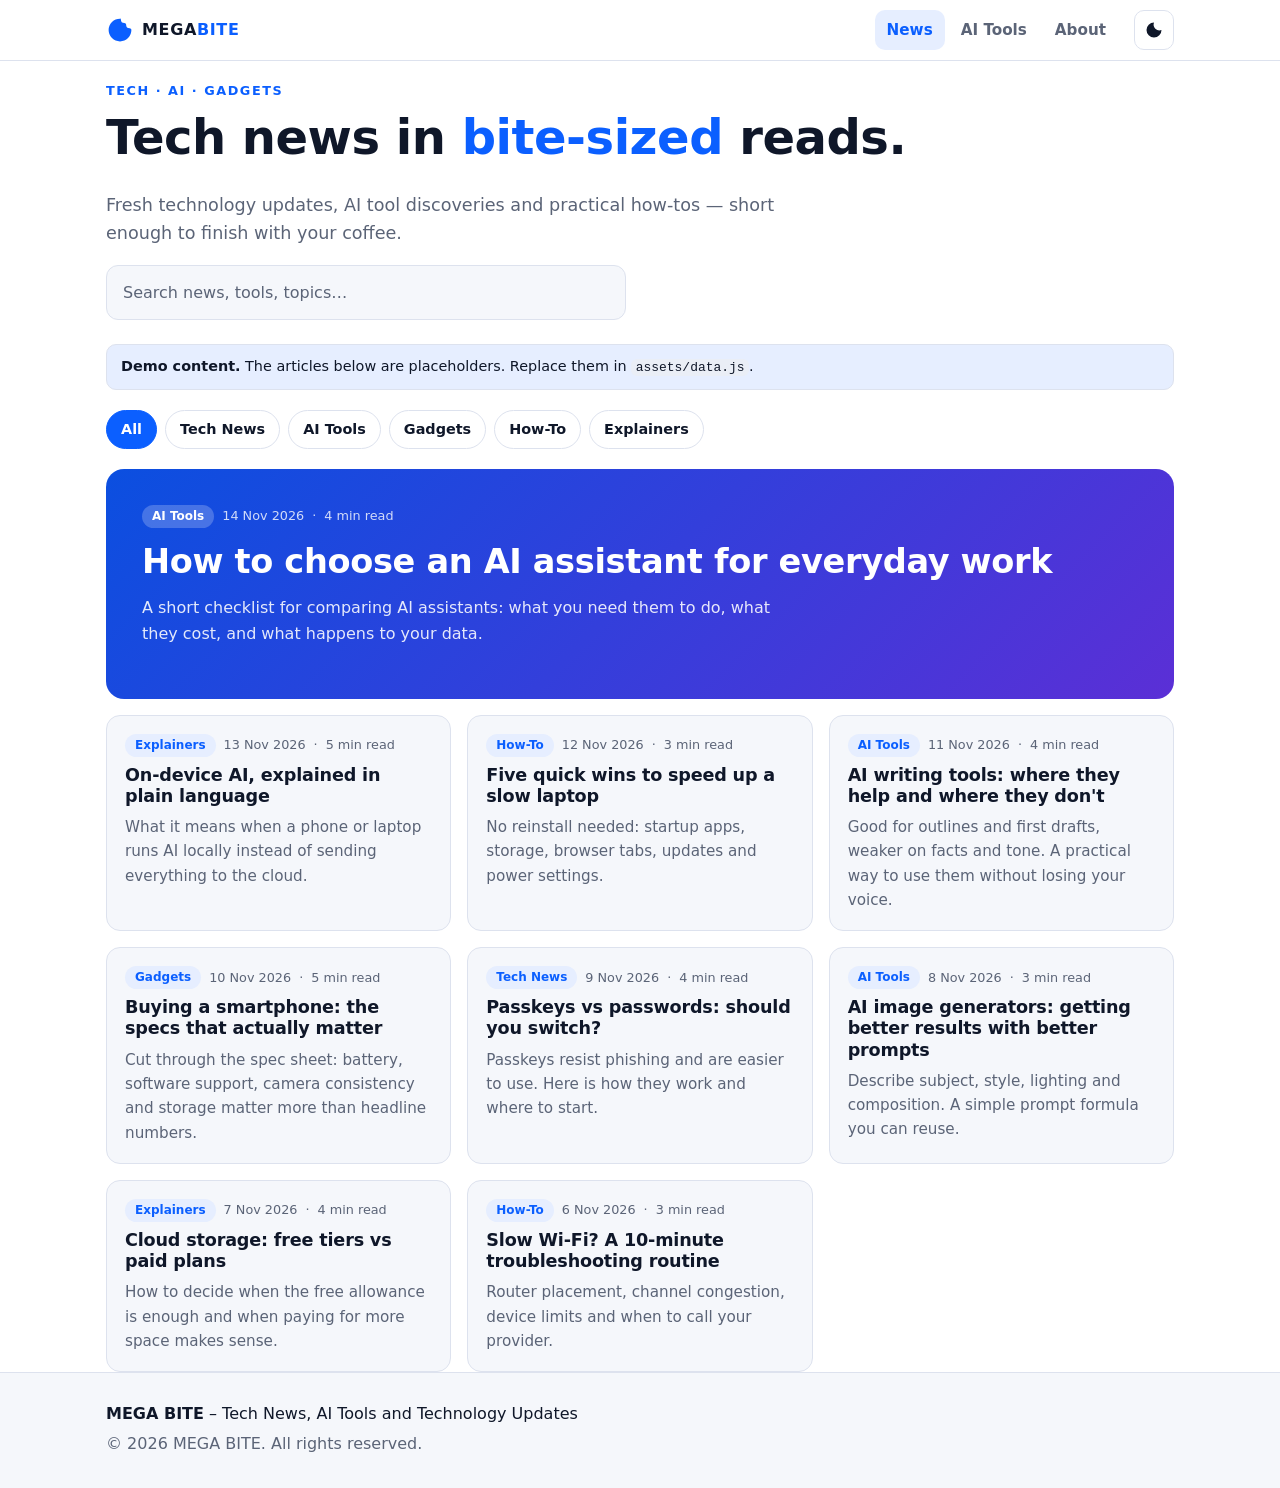
<file: index.html>
<!doctype html>
<html lang="en">
<head>
  <meta charset="utf-8">
  <meta name="viewport" content="width=device-width, initial-scale=1">
  <title>MEGA BITE – Tech News, AI Tools &amp; Technology Updates</title>
  <meta name="description" content="MEGA BITE brings you tech news, AI tools and technology updates in quick, bite-sized reads.">
  <meta name="theme-color" content="#0b5fff">
  <link rel="icon" href="assets/favicon.svg" type="image/svg+xml">
  <link rel="stylesheet" href="assets/styles.css">
  <script>
    // Apply saved theme before first paint to avoid a flash.
    try {
      var t = localStorage.getItem('mb-theme');
      if (t === 'light' || t === 'dark') document.documentElement.setAttribute('data-theme', t);
    } catch (e) {}
  </script>
</head>
<body>
  <a class="skip" href="#main">Skip to content</a>

  <header class="site-header">
    <div class="wrap bar">
      <a class="brand" href="#/" aria-label="MEGA BITE home">
        <svg class="brand-mark" viewBox="0 0 32 32" aria-hidden="true">
          <path d="M16 3a13 13 0 1 0 13 13c0-1.1-.9-2-2-2a4 4 0 0 1-4-4c0-1.1-.9-2-2-2a4 4 0 0 1-4-4c0-1.1-.9-1-1-1z" fill="currentColor"/>
        </svg>
        <span>MEGA<b>BITE</b></span>
      </a>

      <nav class="nav" aria-label="Primary">
        <a href="#/" data-nav="news">News</a>
        <a href="#/tools" data-nav="tools">AI Tools</a>
        <a href="#/about" data-nav="about">About</a>
      </nav>

      <button id="theme-toggle" class="icon-btn" type="button" aria-label="Toggle dark mode" title="Toggle dark mode">
        <svg viewBox="0 0 24 24" width="20" height="20" aria-hidden="true"><path fill="currentColor" d="M12 3a9 9 0 1 0 9 9 7 7 0 0 1-9-9z"/></svg>
      </button>
    </div>
  </header>

  <main id="main" class="wrap">

    <!-- HOME -->
    <section id="view-home" class="view" hidden>
      <div class="hero">
        <p class="eyebrow">Tech · AI · Gadgets</p>
        <h1>Tech news in <span class="accent">bite-sized</span> reads.</h1>
        <p class="lead">Fresh technology updates, AI tool discoveries and practical how-tos — short enough to finish with your coffee.</p>
        <form class="search" role="search" id="search-form">
          <label class="sr-only" for="q">Search articles</label>
          <input id="q" type="search" placeholder="Search news, tools, topics…" autocomplete="off">
        </form>
      </div>

      <p class="demo-note" role="note">
        <strong>Demo content.</strong> The articles below are placeholders. Replace them in <code>assets/data.js</code>.
      </p>

      <div class="chips" id="chips" role="group" aria-label="Filter by category"></div>

      <div id="featured"></div>
      <div id="grid" class="grid" aria-live="polite"></div>
      <p id="empty" class="empty" hidden>No articles match your search.</p>
    </section>

    <!-- AI TOOLS -->
    <section id="view-tools" class="view" hidden>
      <h1>AI Tools</h1>
      <p class="lead">Browse by what you want to get done. Pick a category to see related articles.</p>
      <div id="tools-grid" class="grid tools"></div>
    </section>

    <!-- ABOUT -->
    <section id="view-about" class="view prose" hidden>
      <h1>About MEGA BITE</h1>
      <p>MEGA BITE is a tech news and updates site covering technology, AI tools and the gadgets people actually use. Every story is written to be read in a few minutes.</p>
      <h2>What you'll find here</h2>
      <ul>
        <li><strong>Tech news</strong> – what happened and why it matters.</li>
        <li><strong>AI tools</strong> – practical picks for writing, coding, design and productivity.</li>
        <li><strong>How-tos &amp; explainers</strong> – plain-language guides to getting more from your devices.</li>
      </ul>
    </section>

    <!-- ARTICLE -->
    <article id="view-article" class="view prose" hidden></article>

    <!-- NOT FOUND -->
    <section id="view-404" class="view" hidden>
      <h1>Page not found</h1>
      <p class="lead">We couldn't find that page. <a href="#/">Back to the latest news</a>.</p>
    </section>
  </main>

  <footer class="site-footer">
    <div class="wrap">
      <p><strong>MEGA BITE</strong> – Tech News, AI Tools and Technology Updates</p>
      <p class="muted">&copy; <span id="year"></span> MEGA BITE. All rights reserved.</p>
    </div>
  </footer>

  <script src="assets/data.js"></script>
  <script src="assets/app.js"></script>
</body>
</html>
</file>
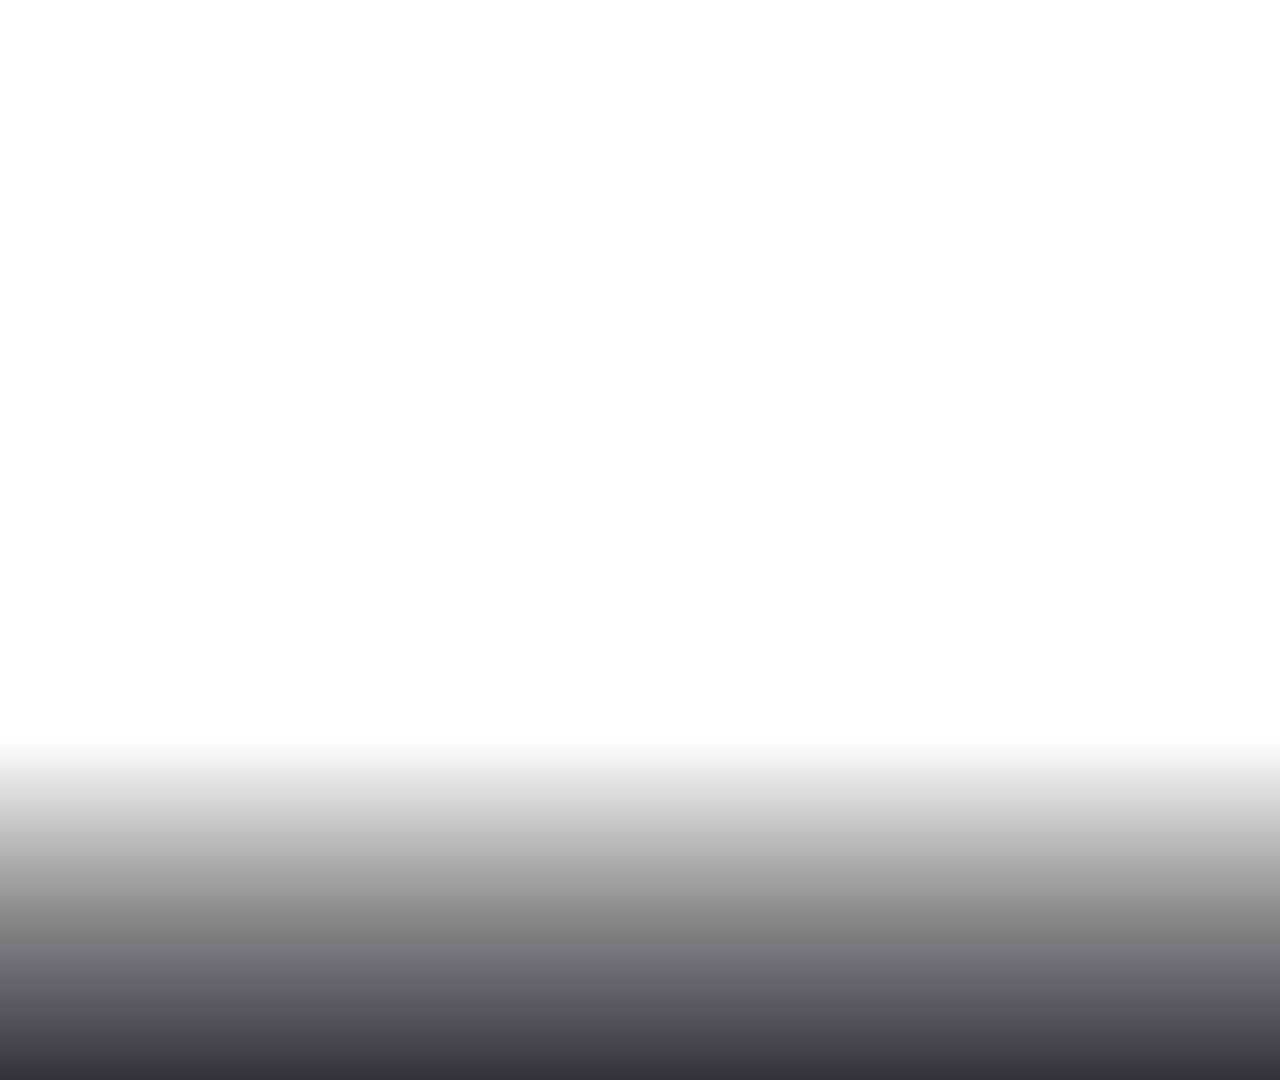
<file: edit/overlay/index.html>
<!doctype html>
<html>
<head>
<meta charset="utf-8">
<title>Mega Byte overlay</title>
<style>
@font-face{font-family:Sora;font-weight:800;src:url(../assets/fonts/Sora-800.ttf)}
@font-face{font-family:Sora;font-weight:700;src:url(../assets/fonts/Sora-700.ttf)}
@font-face{font-family:Sora;font-weight:600;src:url(../assets/fonts/Sora-600.ttf)}
@font-face{font-family:Poppins;font-weight:500;src:url(../assets/fonts/Poppins-500.ttf)}
@font-face{font-family:Poppins;font-weight:600;src:url(../assets/fonts/Poppins-600.ttf)}
@font-face{font-family:Poppins;font-weight:700;src:url(../assets/fonts/Poppins-700.ttf)}
@font-face{font-family:Poppins;font-weight:800;src:url(../assets/fonts/Poppins-800.ttf)}

/* "Sunset Amber" theme */
:root{
  --amber:#FFB21F; --amber-hi:#FFD35A; --orange:#FF7A1A; --magenta:#FF2E7E;
  --ink:#0B0D14; --cream:#FFF6E8;
  --grad:linear-gradient(95deg,#FFD35A 0%,#FF9A1F 48%,#FF3D7F 100%);
}
html,body{margin:0;padding:0;background:transparent;width:1920px;height:1080px;overflow:hidden}
#stage{position:absolute;left:0;top:0;width:1920px;height:1080px;font-family:Poppins,sans-serif;color:var(--cream)}
.abs{position:absolute}
.grad{background:var(--grad);-webkit-background-clip:text;background-clip:text;color:transparent;-webkit-text-fill-color:transparent}
.sora{font-family:Sora,sans-serif;font-weight:800}
.shadow{filter:drop-shadow(0 4px 14px rgba(0,0,0,.55))}

#scrim{position:absolute;left:0;right:0;bottom:0;height:340px;
  background:linear-gradient(to top,rgba(5,6,12,.82) 0%,rgba(5,6,12,.48) 48%,rgba(5,6,12,0) 100%)}

/* ---------- captions ---------- */
#captions{position:absolute;left:340px;width:1240px;bottom:46px;text-align:center}
.cap{position:absolute;left:0;right:0;bottom:0;display:none}
.cap .line{font:700 52px/1.28 Poppins,sans-serif;letter-spacing:.2px}
.cap .w{display:inline-block;margin:0 .36em;will-change:transform,opacity,filter;
  paint-order:stroke fill;-webkit-text-stroke:5px rgba(6,7,12,.55);text-shadow:0 4px 16px rgba(0,0,0,.6)}

/* ---------- logo ---------- */
#logo{position:absolute;left:1796px;top:26px;width:100px;height:100px;filter:drop-shadow(0 0 14px rgba(40,120,255,.45)) drop-shadow(0 4px 10px rgba(0,0,0,.5))}
#logoHero{position:absolute;display:none;filter:drop-shadow(0 0 30px rgba(40,120,255,.6)) drop-shadow(0 10px 24px rgba(0,0,0,.55))}

/* ---------- hero / badge / kp / chip ---------- */
.kicker{font:700 28px/1 Poppins,sans-serif;letter-spacing:.24em;color:var(--amber);display:flex;align-items:center;gap:14px;text-transform:uppercase;
  text-shadow:0 2px 10px rgba(0,0,0,.6)}
.kicker:before{content:"";display:block;width:46px;height:4px;border-radius:2px;background:var(--grad)}
.hero{left:72px;top:60px;width:900px}
.hero .l{font:800 92px/1.02 Sora,sans-serif;letter-spacing:-1px;color:#fff;text-shadow:0 6px 24px rgba(0,0,0,.55);margin-top:10px;white-space:nowrap}
.hero.small .l{font-size:66px}
.hero .l.g{background:var(--grad);-webkit-background-clip:text;background-clip:text;color:transparent;text-shadow:none;filter:drop-shadow(0 6px 18px rgba(0,0,0,.5))}
.badge{left:72px;top:56px}
.badge .big{font:800 190px/1 Sora,sans-serif;letter-spacing:-4px;filter:drop-shadow(0 8px 26px rgba(0,0,0,.55))}
.kp{width:640px}
.kp .big{font:800 78px/1.0 Sora,sans-serif;letter-spacing:-1px;margin-top:14px;text-transform:uppercase;filter:drop-shadow(0 6px 18px rgba(0,0,0,.5))}
.kp .sub{font:500 28px/1.3 Poppins,sans-serif;color:rgba(255,246,232,.86);margin-top:14px;text-shadow:0 2px 12px rgba(0,0,0,.7)}
.kp .bar{height:5px;border-radius:3px;background:var(--grad);margin-top:18px;transform-origin:left center}
.kp.hero-pos{left:72px;top:64px}
.kp.hero-pos .big{font-size:84px}
.kp.panel-pos{left:70px;top:440px}

/* feature card (screen scenes) */
.fcard{left:70px;top:62px;width:640px}
.fcard .row{display:flex;align-items:center;gap:22px}
.fcard .num{width:104px;height:104px;border-radius:30px;background:var(--grad);color:#1a0f08;display:flex;align-items:center;justify-content:center;
  font:800 56px/1 Sora,sans-serif;box-shadow:0 10px 30px rgba(255,120,30,.35)}
.fcard .t{font:800 54px/1.02 Sora,sans-serif;color:#fff;letter-spacing:-.5px;text-shadow:0 4px 18px rgba(0,0,0,.5)}
.fcard .t.g{background:var(--grad);-webkit-background-clip:text;background-clip:text;color:transparent;text-shadow:none}
.prelabel{left:70px;top:70px;font:600 26px/1 Poppins,sans-serif;letter-spacing:.2em;color:var(--cream)}
.prelabel span{display:inline-block;padding:14px 22px;border-radius:40px;background:rgba(255,178,31,.14);border:1.5px solid rgba(255,178,31,.55)}

/* steps */
.steps{left:1290px;top:392px;width:570px}
.steps .hd{font:600 20px/1 Poppins,sans-serif;letter-spacing:.26em;color:rgba(255,246,232,.55);margin:0 0 14px 6px}
.step{display:flex;align-items:center;gap:16px;height:52px;margin:0 0 4px;padding:0 14px 0 8px;border-radius:30px;border:1.5px solid transparent;
  font:600 25px/1.1 Poppins,sans-serif;white-space:nowrap}
.step .n{flex:none;width:36px;height:36px;border-radius:50%;display:flex;align-items:center;justify-content:center;font:700 19px/1 Poppins;background:rgba(255,255,255,.12)}
.step svg{width:22px;height:22px}

/* chip (over physical shots) */
.chip{left:72px;top:72px}
.chip .box{display:inline-block;padding:20px 34px 22px 30px;border-radius:26px;background:rgba(10,12,18,.62);border:1.5px solid rgba(255,255,255,.16);
  box-shadow:0 12px 34px rgba(0,0,0,.45);position:relative;overflow:hidden}
.chip .box:before{content:"";position:absolute;left:0;top:0;bottom:0;width:9px;background:var(--grad)}
.chip .big{font:800 62px/1.0 Sora,sans-serif;letter-spacing:-.5px;margin-left:8px;text-transform:uppercase}
.chip .sub{font:500 26px/1.25 Poppins,sans-serif;color:rgba(255,246,232,.85);margin:10px 0 0 8px;max-width:760px}

/* recap */
.recap{left:72px;top:110px}
.rpill{display:flex;align-items:center;gap:22px;width:760px;height:92px;margin-bottom:20px;border-radius:26px;padding:0 30px 0 14px;
  background:rgba(10,12,18,.66);border:1.5px solid rgba(255,255,255,.16);box-shadow:0 12px 34px rgba(0,0,0,.45)}
.rpill .n{width:66px;height:66px;border-radius:20px;background:var(--grad);color:#1a0f08;display:flex;align-items:center;justify-content:center;font:800 32px/1 Sora}
.rpill .t{font:800 38px/1 Sora,sans-serif;letter-spacing:-.3px}

/* CTA widgets */
.cta{left:1380px;top:300px;width:470px}
.btn{position:absolute;display:flex;align-items:center;justify-content:center;border-radius:50%;background:rgba(10,12,18,.72);border:3px solid rgba(255,255,255,.28);box-shadow:0 14px 40px rgba(0,0,0,.5)}
.btn svg{width:56%;height:56%}
.lab{position:absolute;font:800 40px/1 Sora,sans-serif;letter-spacing:.06em;text-transform:uppercase;text-shadow:0 4px 16px rgba(0,0,0,.6)}
.ring{position:absolute;border-radius:50%;border:5px solid var(--amber);opacity:0}
.sub-btn{position:absolute;display:flex;align-items:center;gap:20px;height:118px;border-radius:70px;padding:0 44px 0 30px;font:800 46px/1 Sora,sans-serif;letter-spacing:.04em;
  box-shadow:0 16px 44px rgba(0,0,0,.5)}
.thanks{left:0;right:0;top:80px;text-align:center}
.thanks .tt{display:inline-block;font:800 64px/1 Sora,sans-serif;letter-spacing:.06em;padding:22px 48px;border-radius:60px;background:rgba(10,12,18,.62);border:1.5px solid rgba(255,255,255,.16)}

/* stinger */
.stinger{left:0;top:0;width:1920px;height:1080px}
.stinger .vig{position:absolute;inset:0;background:radial-gradient(ellipse at 50% 46%,rgba(5,6,12,.15) 0%,rgba(5,6,12,.72) 78%)}
.stinger .words{position:absolute;left:0;right:0;top:640px;text-align:center}
.stinger .wd{display:inline-block;margin:0 .18em;font:800 128px/1 Sora,sans-serif;letter-spacing:-2px;color:#fff;text-shadow:0 8px 30px rgba(0,0,0,.6)}
.stinger .wd.g{background:var(--grad);-webkit-background-clip:text;background-clip:text;color:transparent;text-shadow:none;filter:drop-shadow(0 8px 24px rgba(0,0,0,.5))}
.stinger .tag{position:absolute;left:0;right:0;top:812px;text-align:center;font:600 30px/1 Poppins;letter-spacing:.5em;color:var(--amber-hi);text-shadow:0 2px 12px rgba(0,0,0,.7)}
</style>
</head>
<body>
<div id="stage">
  <div id="scrim"></div>
  <div id="layer"></div>
  <div id="captions"></div>
  <img id="logo" src="../assets/logo_megabyte.png">
  <img id="logoHero" src="../assets/logo_megabyte.png">
</div>
<script src="overlay.js"></script>
</body>
</html>
</file>
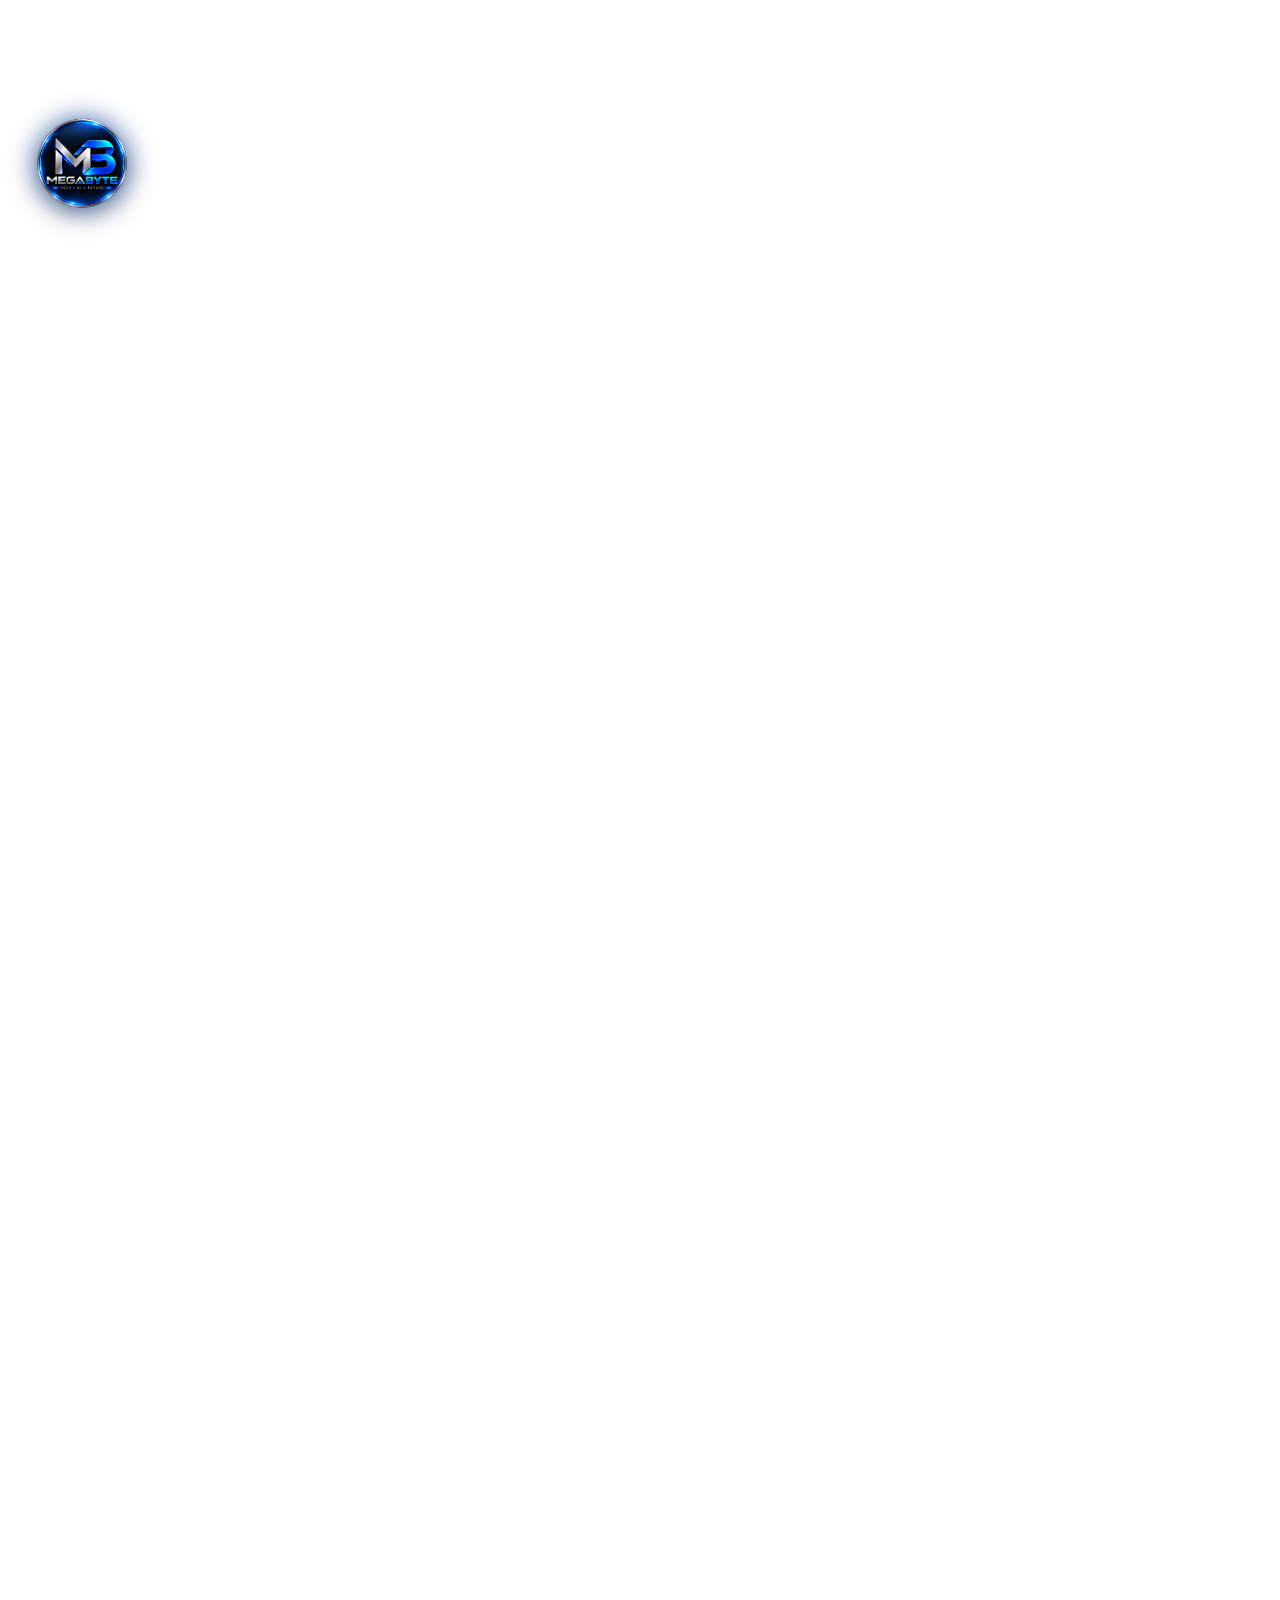
<file: edit/overlay_reel/index.html>
<!doctype html>
<html>
<head>
<meta charset="utf-8">
<title>Mega Byte reel overlay</title>
<style>
@font-face{font-family:Sora;font-weight:800;src:url(../assets/fonts/Sora-800.ttf)}
@font-face{font-family:Sora;font-weight:700;src:url(../assets/fonts/Sora-700.ttf)}
@font-face{font-family:Poppins;font-weight:500;src:url(../assets/fonts/Poppins-500.ttf)}
@font-face{font-family:Poppins;font-weight:600;src:url(../assets/fonts/Poppins-600.ttf)}
@font-face{font-family:Poppins;font-weight:700;src:url(../assets/fonts/Poppins-700.ttf)}
@font-face{font-family:Poppins;font-weight:800;src:url(../assets/fonts/Poppins-800.ttf)}

/* "Sunset Amber" theme (same as the long video) */
:root{--amber:#FFB21F;--amber-hi:#FFD35A;--orange:#FF7A1A;--magenta:#FF2E7E;--cream:#FFF6E8;
  --grad:linear-gradient(95deg,#FFD35A 0%,#FF9A1F 48%,#FF3D7F 100%)}
html,body{margin:0;padding:0;background:transparent;width:1080px;height:1920px;overflow:hidden}
#stage{position:absolute;left:0;top:0;width:1080px;height:1920px;font-family:Poppins,sans-serif;color:var(--cream)}
.abs{position:absolute}
.grad{background:var(--grad);-webkit-background-clip:text;background-clip:text;color:transparent;-webkit-text-fill-color:transparent}

/* top safe zone: progress + logo, then the title block from y=236 */
#prog{position:absolute;left:40px;top:98px;width:1000px;height:6px;border-radius:3px;background:rgba(255,255,255,.16);overflow:hidden}
#progfill{height:100%;width:0;background:var(--grad);border-radius:3px}
#logo{position:absolute;left:36px;top:118px;width:92px;height:92px;filter:drop-shadow(0 0 14px rgba(40,120,255,.5)) drop-shadow(0 4px 10px rgba(0,0,0,.55))}

.title{left:56px;top:236px;width:968px}
.kicker{font:700 27px/1 Poppins,sans-serif;letter-spacing:.22em;color:var(--amber);display:flex;align-items:center;gap:14px;text-transform:uppercase;text-shadow:0 2px 10px rgba(0,0,0,.7)}
.kicker:before{content:"";display:block;width:44px;height:4px;border-radius:2px;background:var(--grad)}
.big{font-family:Sora,sans-serif;font-weight:800;letter-spacing:-1px;line-height:1.02;white-space:nowrap;text-transform:uppercase;margin-top:14px;filter:drop-shadow(0 6px 18px rgba(0,0,0,.6))}
.big.w{color:#fff}
.sub{font:500 30px/1.3 Poppins,sans-serif;color:rgba(255,246,232,.92);margin-top:12px;text-shadow:0 2px 12px rgba(0,0,0,.8)}
.bar{height:5px;width:100%;border-radius:3px;background:var(--grad);margin-top:16px;transform-origin:left center}

/* step dots */
.dots{margin-left:auto;display:flex;gap:8px}
.dots i{display:block;width:46px;height:8px;border-radius:4px;background:rgba(255,255,255,.22)}

/* ON card check */
.chk{display:inline-flex;align-items:center;justify-content:center;width:84px;height:84px;border-radius:50%;background:var(--grad);color:#1c1109;margin-right:22px;vertical-align:middle;box-shadow:0 10px 30px rgba(255,120,30,.45)}
.chk svg{width:52px;height:52px}

/* recap pill */
.pill{display:inline-block;margin-top:16px;padding:24px 38px 26px 38px;border-radius:32px;background:rgba(10,12,18,.66);border:1.5px solid rgba(255,255,255,.18);box-shadow:0 12px 34px rgba(0,0,0,.45);position:relative;overflow:hidden}
.pill:before{content:"";position:absolute;left:0;top:0;bottom:0;width:10px;background:var(--grad)}
.pill div{font:600 40px/1.42 Poppins,sans-serif;margin-left:8px;white-space:nowrap}

/* waveform */
.wave{display:flex;align-items:center;gap:7px;height:44px;margin-left:auto}
.wave i{display:block;width:8px;border-radius:4px;background:var(--grad)}

/* captions */
#captions{position:absolute;left:100px;width:860px;top:1290px;height:230px;text-align:center}
.cap{position:absolute;left:0;right:0;top:0;bottom:0;display:none;align-items:center;justify-content:center}
.cap .line{font:700 64px/1.22 Poppins,sans-serif;letter-spacing:.2px}
.cap .w{display:inline-block;margin:0 .22em;will-change:transform,opacity,filter;paint-order:stroke fill;-webkit-text-stroke:6px rgba(6,7,12,.6);text-shadow:0 4px 16px rgba(0,0,0,.65)}

/* end card */
.endcard{left:0;top:0;width:1080px;height:1920px}
.endcard .scrim{position:absolute;inset:0;background:radial-gradient(ellipse at 50% 42%,rgba(5,6,12,.30) 0%,rgba(5,6,12,.78) 80%)}
.endcard .t{position:absolute;left:0;right:0;text-align:center;font:800 104px/1.02 Sora,sans-serif;letter-spacing:-2px;text-shadow:0 8px 28px rgba(0,0,0,.6)}
.endcard .small{position:absolute;left:0;right:0;text-align:center;top:1196px;font:600 30px/1 Poppins;letter-spacing:.3em;color:var(--amber-hi);text-shadow:0 2px 12px rgba(0,0,0,.8)}
.ring{position:absolute;border-radius:50%;border:5px solid var(--amber);opacity:0}
.sub-btn{position:absolute;display:flex;align-items:center;gap:20px;height:124px;border-radius:70px;padding:0 48px 0 34px;font:800 48px/1 Sora,sans-serif;letter-spacing:.04em;box-shadow:0 16px 44px rgba(0,0,0,.5);color:#fff}
.btn{position:absolute;display:flex;align-items:center;justify-content:center;border-radius:50%;background:rgba(10,12,18,.74);border:3px solid rgba(255,255,255,.28);box-shadow:0 14px 40px rgba(0,0,0,.5)}
</style>
</head>
<body>
<div id="stage">
  <div id="layer"></div>
  <div id="captions"></div>
  <div id="prog"><div id="progfill"></div></div>
  <img id="logo" src="../assets/logo_megabyte.png">
</div>
<script src="reel.js"></script>
</body>
</html>
</file>
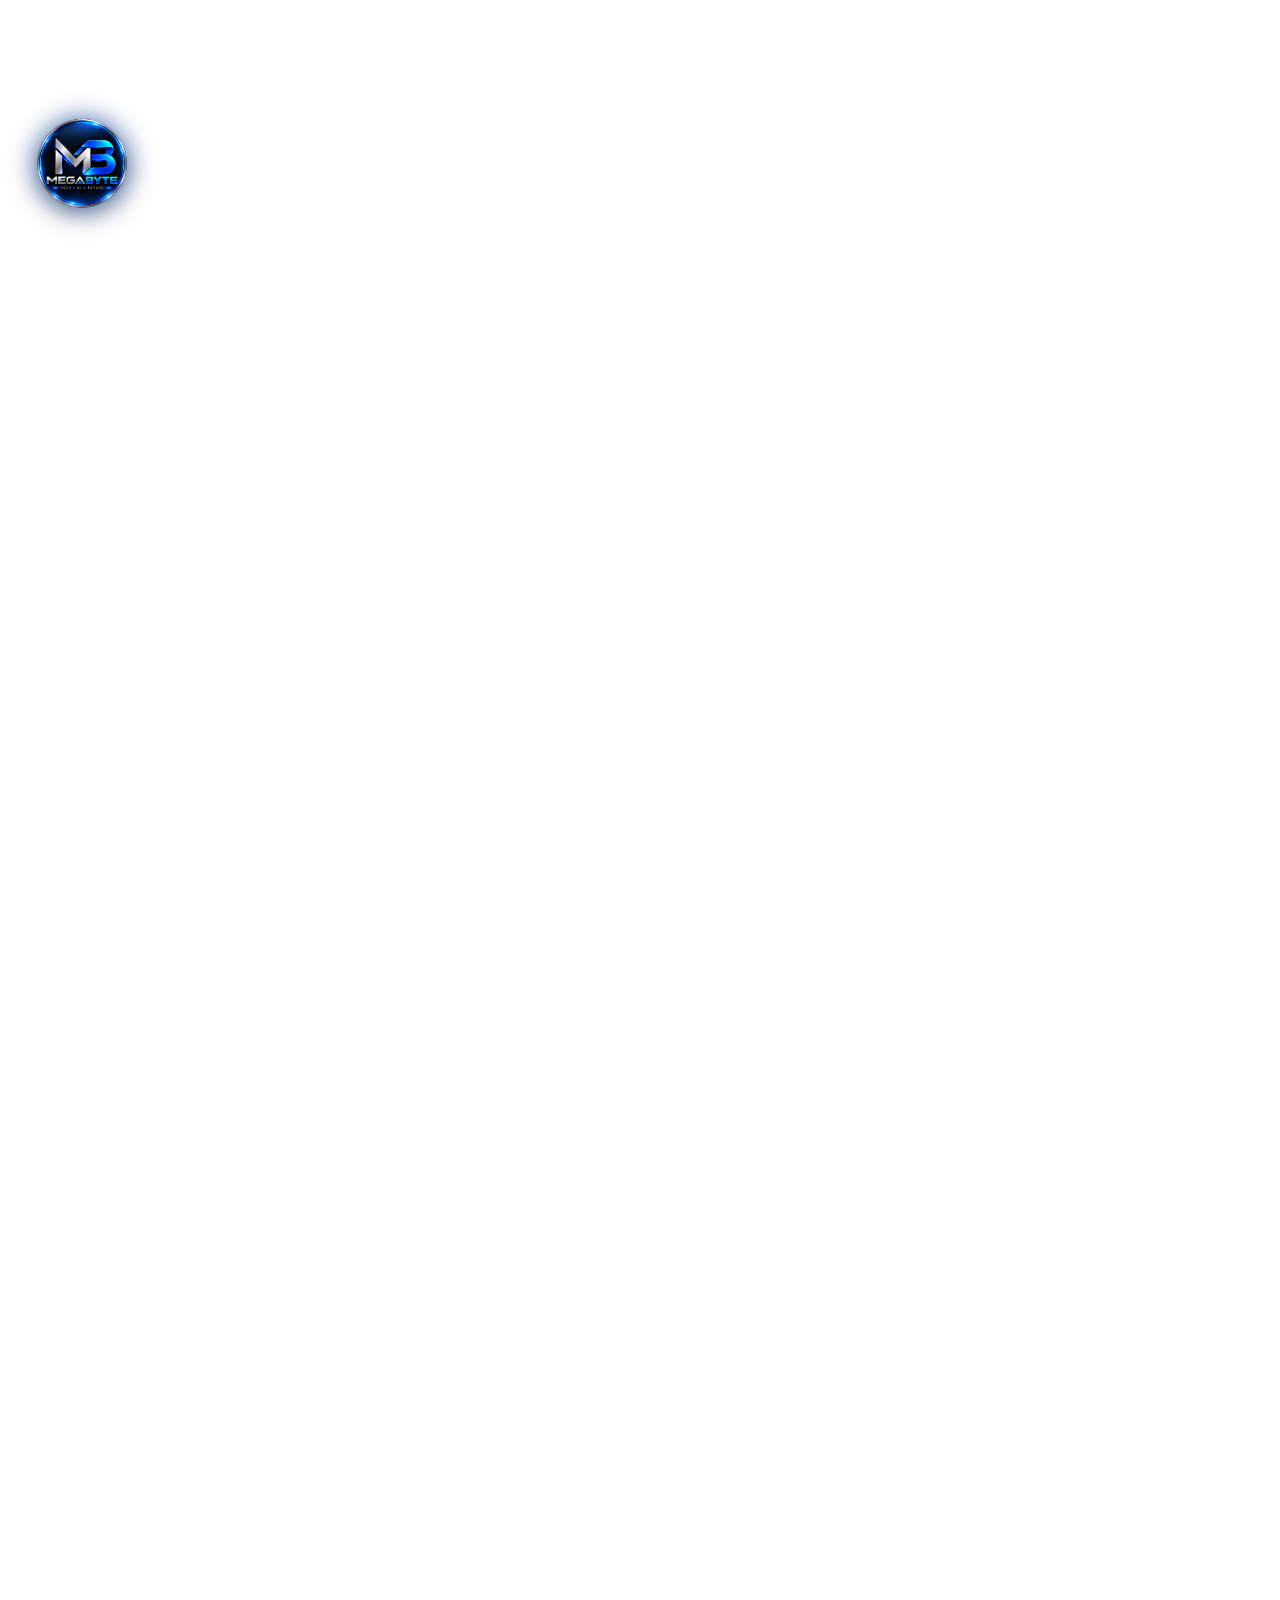
<file: edit/overlay_reel2/index.html>
<!doctype html>
<html>
<head>
<meta charset="utf-8">
<title>Mega Byte reel overlay</title>
<style>
@font-face{font-family:Sora;font-weight:800;src:url(../assets/fonts/Sora-800.ttf)}
@font-face{font-family:Sora;font-weight:700;src:url(../assets/fonts/Sora-700.ttf)}
@font-face{font-family:Poppins;font-weight:500;src:url(../assets/fonts/Poppins-500.ttf)}
@font-face{font-family:Poppins;font-weight:600;src:url(../assets/fonts/Poppins-600.ttf)}
@font-face{font-family:Poppins;font-weight:700;src:url(../assets/fonts/Poppins-700.ttf)}
@font-face{font-family:Poppins;font-weight:800;src:url(../assets/fonts/Poppins-800.ttf)}

/* "Sunset Amber" theme (same as the long video) */
:root{--amber:#FFB21F;--amber-hi:#FFD35A;--orange:#FF7A1A;--magenta:#FF2E7E;--cream:#FFF6E8;
  --grad:linear-gradient(95deg,#FFD35A 0%,#FF9A1F 48%,#FF3D7F 100%)}
html,body{margin:0;padding:0;background:transparent;width:1080px;height:1920px;overflow:hidden}
#stage{position:absolute;left:0;top:0;width:1080px;height:1920px;font-family:Poppins,sans-serif;color:var(--cream)}
.abs{position:absolute}
.grad{background:var(--grad);-webkit-background-clip:text;background-clip:text;color:transparent;-webkit-text-fill-color:transparent}

/* top safe zone: progress + logo, then the title block from y=236 */
#prog{position:absolute;left:40px;top:98px;width:1000px;height:6px;border-radius:3px;background:rgba(255,255,255,.16);overflow:hidden}
#progfill{height:100%;width:0;background:var(--grad);border-radius:3px}
#logo{position:absolute;left:36px;top:118px;width:92px;height:92px;filter:drop-shadow(0 0 14px rgba(40,120,255,.5)) drop-shadow(0 4px 10px rgba(0,0,0,.55))}

.title{left:56px;top:236px;width:968px}
.kicker{font:700 27px/1 Poppins,sans-serif;letter-spacing:.22em;color:var(--amber);display:flex;align-items:center;gap:14px;text-transform:uppercase;text-shadow:0 2px 10px rgba(0,0,0,.7)}
.kicker:before{content:"";display:block;width:44px;height:4px;border-radius:2px;background:var(--grad)}
.big{font-family:Sora,sans-serif;font-weight:800;letter-spacing:-1px;line-height:1.02;white-space:nowrap;text-transform:uppercase;margin-top:14px;filter:drop-shadow(0 6px 18px rgba(0,0,0,.6))}
.big.w{color:#fff}
.sub{font:500 30px/1.3 Poppins,sans-serif;color:rgba(255,246,232,.92);margin-top:12px;text-shadow:0 2px 12px rgba(0,0,0,.8)}
.bar{height:5px;width:100%;border-radius:3px;background:var(--grad);margin-top:16px;transform-origin:left center}

/* step dots */
.dots{margin-left:auto;display:flex;gap:8px}
.dots i{display:block;width:46px;height:8px;border-radius:4px;background:rgba(255,255,255,.22)}

/* ON card check */
.chk{display:inline-flex;align-items:center;justify-content:center;width:84px;height:84px;border-radius:50%;background:var(--grad);color:#1c1109;margin-right:22px;vertical-align:middle;box-shadow:0 10px 30px rgba(255,120,30,.45)}
.chk svg{width:52px;height:52px}

/* recap pill */
.pill{display:inline-block;margin-top:16px;padding:24px 38px 26px 38px;border-radius:32px;background:rgba(10,12,18,.66);border:1.5px solid rgba(255,255,255,.18);box-shadow:0 12px 34px rgba(0,0,0,.45);position:relative;overflow:hidden}
.pill:before{content:"";position:absolute;left:0;top:0;bottom:0;width:10px;background:var(--grad)}
.pill div{font:600 40px/1.42 Poppins,sans-serif;margin-left:8px;white-space:nowrap}

/* waveform */
.wave{display:flex;align-items:center;gap:7px;height:44px;margin-left:auto}
.wave i{display:block;width:8px;border-radius:4px;background:var(--grad)}

/* captions */
#captions{position:absolute;left:100px;width:860px;top:1290px;height:230px;text-align:center}
.cap{position:absolute;left:0;right:0;top:0;bottom:0;display:none;align-items:center;justify-content:center}
.cap .line{font:700 64px/1.22 Poppins,sans-serif;letter-spacing:.2px}
.cap .w{display:inline-block;margin:0 .22em;will-change:transform,opacity,filter;paint-order:stroke fill;-webkit-text-stroke:6px rgba(6,7,12,.6);text-shadow:0 4px 16px rgba(0,0,0,.65)}

/* end card */
.endcard{left:0;top:0;width:1080px;height:1920px}
.endcard .scrim{position:absolute;inset:0;background:radial-gradient(ellipse at 50% 42%,rgba(5,6,12,.30) 0%,rgba(5,6,12,.78) 80%)}
.endcard .t{position:absolute;left:0;right:0;text-align:center;font:800 104px/1.02 Sora,sans-serif;letter-spacing:-2px;text-shadow:0 8px 28px rgba(0,0,0,.6)}
.endcard .small{position:absolute;left:0;right:0;text-align:center;top:1196px;font:600 30px/1 Poppins;letter-spacing:.3em;color:var(--amber-hi);text-shadow:0 2px 12px rgba(0,0,0,.8)}
.ring{position:absolute;border-radius:50%;border:5px solid var(--amber);opacity:0}
.sub-btn{position:absolute;display:flex;align-items:center;gap:20px;height:124px;border-radius:70px;padding:0 48px 0 34px;font:800 48px/1 Sora,sans-serif;letter-spacing:.04em;box-shadow:0 16px 44px rgba(0,0,0,.5);color:#fff}
.btn{position:absolute;display:flex;align-items:center;justify-content:center;border-radius:50%;background:rgba(10,12,18,.74);border:3px solid rgba(255,255,255,.28);box-shadow:0 14px 40px rgba(0,0,0,.5)}

/* ---- reel v2: chapters ---- */
.splash{left:0;top:0;width:1080px;height:1920px}
.splash .bd{position:absolute;inset:0;background:radial-gradient(ellipse at 50% 44%,rgba(4,5,10,.78) 0%,rgba(4,5,10,.55) 45%,rgba(4,5,10,0) 78%)}
.splash .num{position:absolute;left:0;right:0;top:640px;text-align:center;font:800 330px/1 Sora,sans-serif;letter-spacing:-8px;filter:drop-shadow(0 10px 30px rgba(0,0,0,.6))}
.splash .ttl{position:absolute;left:60px;right:60px;top:1000px;text-align:center;font:800 92px/1.04 Sora,sans-serif;letter-spacing:-1px;color:#fff;text-transform:uppercase;white-space:nowrap;filter:drop-shadow(0 8px 24px rgba(0,0,0,.65))}
.splash .of{position:absolute;left:0;right:0;top:600px;text-align:center;font:700 30px/1 Poppins,sans-serif;letter-spacing:.34em;color:var(--amber);text-shadow:0 2px 12px rgba(0,0,0,.8)}
.splash .ln{position:absolute;left:340px;width:400px;top:1128px;height:6px;border-radius:3px;background:var(--grad);transform-origin:center}
.cchip{left:146px;top:132px;height:64px;display:flex;align-items:center;gap:14px;padding:0 26px 0 8px;border-radius:34px;background:rgba(10,12,18,.66);border:1.5px solid rgba(255,255,255,.2);box-shadow:0 8px 24px rgba(0,0,0,.45)}
.cchip .b{width:48px;height:48px;border-radius:50%;background:var(--grad);color:#1c1109;display:flex;align-items:center;justify-content:center;font:800 24px/1 Sora,sans-serif}
.cchip .t{font:700 27px/1 Poppins,sans-serif;letter-spacing:.06em;color:#fff;text-transform:uppercase;white-space:nowrap}
.feat{left:70px;top:900px;width:940px}
.feat .kk{margin-bottom:16px}
.frow{display:flex;align-items:center;gap:22px;height:92px;margin-bottom:14px;padding:0 30px 0 14px;border-radius:30px;background:rgba(10,12,18,.70);border:1.5px solid rgba(255,255,255,.18);box-shadow:0 12px 34px rgba(0,0,0,.5)}
.frow .b{width:64px;height:64px;border-radius:20px;background:var(--grad);color:#1c1109;display:flex;align-items:center;justify-content:center;font:800 30px/1 Sora,sans-serif;flex:none}
.frow .t{font:800 40px/1 Sora,sans-serif;letter-spacing:-.3px;color:#fff;white-space:nowrap}
#prog i{position:absolute;top:0;width:4px;height:6px;background:rgba(4,5,10,.9)}
</style>
</head>
<body>
<div id="stage">
  <div id="layer"></div>
  <div id="captions"></div>
  <div id="prog"><div id="progfill"></div></div>
  <img id="logo" src="../assets/logo_megabyte.png">
</div>
<script src="reel.js"></script>
</body>
</html>
</file>
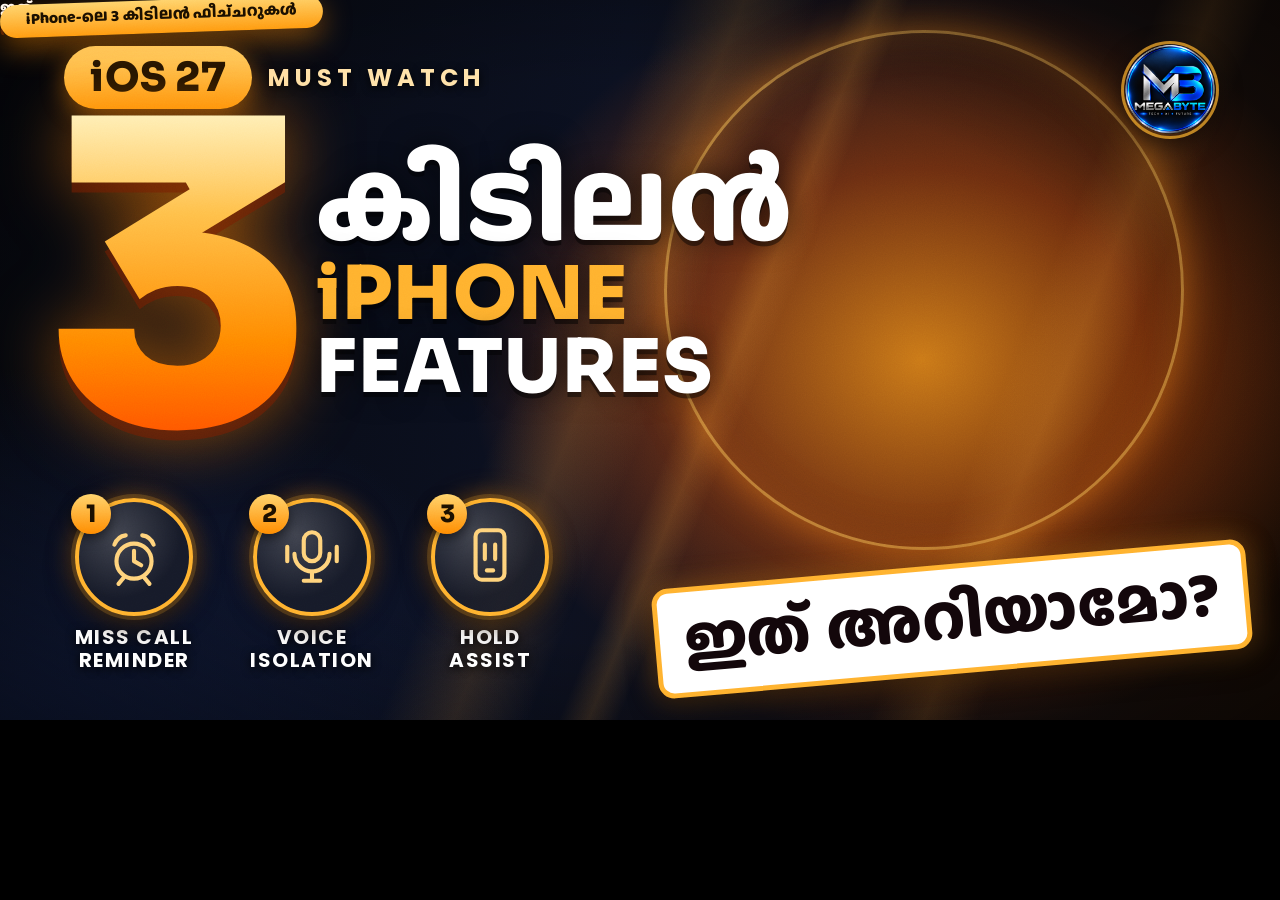
<file: edit/thumb/index.html>
<!doctype html>
<html lang="ml">
<head>
<meta charset="utf-8">
<title>Mega Byte thumbnails</title>
<style>
@font-face{font-family:Sora;font-weight:800;src:url(../assets/fonts/Sora-800.ttf)}
@font-face{font-family:Poppins;font-weight:700;src:url(../assets/fonts/Poppins-700.ttf)}
@font-face{font-family:Baloo;font-weight:400 800;src:url(../assets/fonts/BalooChettan2.ttf)}
:root{--amber:#ffb12e;--amber2:#ff7a00;--ink:#06080f}
*{box-sizing:border-box;margin:0;padding:0}
html,body{background:#000;overflow:hidden}
#stage{position:relative;overflow:hidden;background:var(--ink);color:#fff;font-family:Sora,Poppins,sans-serif}
/* ---------- sizes */
#stage.A,#stage.B{width:1280px;height:720px}
#stage.R{width:1080px;height:1920px}
/* ---------- background */
.bg{position:absolute;inset:0}
.A .bg{background:
  radial-gradient(ellipse 52% 78% at 72% 50%,rgba(255,150,25,.78) 0%,rgba(255,96,10,.38) 34%,rgba(255,70,0,0) 68%),
  radial-gradient(ellipse 60% 70% at 0% 100%,rgba(40,70,160,.35),rgba(0,0,0,0) 70%),
  linear-gradient(100deg,#05070d 0%,#0b1020 45%,#1a0d05 100%)}
.B .bg{background:
  radial-gradient(ellipse 52% 80% at 30% 52%,rgba(255,150,25,.75) 0%,rgba(255,96,10,.36) 36%,rgba(255,70,0,0) 68%),
  radial-gradient(ellipse 60% 70% at 100% 100%,rgba(40,70,160,.38),rgba(0,0,0,0) 70%),
  linear-gradient(260deg,#05070d 0%,#0b1020 45%,#1a0d05 100%)}
.R .bg{background:
  radial-gradient(ellipse 80% 38% at 50% 62%,rgba(255,150,25,.78) 0%,rgba(255,96,10,.36) 38%,rgba(255,70,0,0) 72%),
  radial-gradient(ellipse 90% 40% at 100% 0%,rgba(40,70,160,.40),rgba(0,0,0,0) 70%),
  linear-gradient(180deg,#05070d 0%,#0b1020 45%,#1a0d05 100%)}
.ray{position:absolute;background:linear-gradient(90deg,rgba(255,170,60,0),rgba(255,170,60,.16),rgba(255,170,60,0));transform:skewX(-22deg)}
.A .r1{left:520px;top:-60px;width:150px;height:860px}.A .r2{left:700px;top:-60px;width:60px;height:860px}.A .r3{left:1010px;top:-60px;width:110px;height:860px}
.B .r1{left:120px;top:-60px;width:150px;height:860px}.B .r2{left:330px;top:-60px;width:60px;height:860px}.B .r3{left:560px;top:-60px;width:110px;height:860px}
.R .r1{left:150px;top:0;width:190px;height:1000px}.R .r2{left:520px;top:0;width:80px;height:1000px}.R .r3{left:820px;top:0;width:150px;height:1000px}
.ring{position:absolute;border-radius:50%;border:3px solid rgba(255,190,80,.55);box-shadow:0 0 40px rgba(255,150,30,.5),inset 0 0 40px rgba(255,150,30,.25)}
.A .ring{width:520px;height:520px;left:664px;top:30px}
.B .ring{width:520px;height:520px;left:150px;top:36px}
.R .ring{width:780px;height:780px;left:150px;top:880px}
.grain{position:absolute;inset:0;opacity:.07;mix-blend-mode:overlay;
  background-image:url("data:image/svg+xml;utf8,<svg xmlns='http://www.w3.org/2000/svg' width='300' height='300'><filter id='n'><feTurbulence type='fractalNoise' baseFrequency='.9' numOctaves='2' stitchTiles='stitch'/><feColorMatrix values='0 0 0 0 1  0 0 0 0 1  0 0 0 0 1  0 0 0 1.2 -.1'/></filter><rect width='300' height='300' filter='url(%23n)'/></svg>")}
.vig{position:absolute;inset:0;background:radial-gradient(ellipse at 50% 50%,rgba(0,0,0,0) 55%,rgba(0,0,0,.55) 100%)}
/* ---------- person */
.person{position:absolute;filter:drop-shadow(0 0 26px rgba(255,140,20,.55)) drop-shadow(0 14px 30px rgba(0,0,0,.55))}
.A .person{height:690px;right:-108px;bottom:-26px}
.B .person{height:744px;left:-62px;top:-18px}
.R .person{width:760px;left:160px;bottom:-130px;-webkit-mask-image:linear-gradient(90deg,transparent 0,#000 16%,#000 84%,transparent 100%);mask-image:linear-gradient(90deg,transparent 0,#000 16%,#000 84%,transparent 100%)}
/* ---------- text */
.pill{position:absolute;display:flex;align-items:center;gap:16px;font-weight:800}
.pill b{background:linear-gradient(180deg,#ffd36b,#ff9a10);color:#1a0f00;border-radius:999px;padding:6px 26px;font-size:40px;letter-spacing:.5px;box-shadow:0 6px 24px rgba(255,140,0,.45)}
.pill i{font-style:normal;font-family:Poppins;font-size:24px;letter-spacing:5px;color:#ffe2a8;text-shadow:0 2px 8px #000}
.A .pill{left:64px;top:46px}.B .pill{right:72px;top:50px;left:auto}.R .pill{left:70px;top:196px}
.R .pill b{font-size:54px;padding:8px 36px}.R .pill i{font-size:32px}
.num{position:absolute;font-weight:800;line-height:.8;
  background:linear-gradient(180deg,#fff0b8 0%,#ffc04a 30%,#ff8a00 68%,#ff4d00 100%);-webkit-background-clip:text;background-clip:text;color:transparent;
  filter:drop-shadow(0 10px 0 rgba(120,30,0,.55)) drop-shadow(0 0 34px rgba(255,130,0,.55))}
.A .num{left:46px;top:112px;font-size:420px}
.R .num{left:56px;top:316px;font-size:540px}
.stack{position:absolute;display:flex;flex-direction:column;font-weight:800;text-shadow:0 5px 0 rgba(0,0,0,.45),0 0 28px rgba(0,0,0,.6)}
.A .stack{left:316px;top:142px}
.R .stack{left:410px;top:336px}
.mal{font-family:Baloo,Sora;font-weight:800;line-height:1;color:#fff}
.A .stack .mal{font-size:116px;margin-bottom:0}.R .stack .mal{font-size:140px}
.en1,.en2{line-height:.98;letter-spacing:1px}
.A .en1,.A .en2{font-size:74px}.R .en1,.R .en2{font-size:100px}
.en1{color:var(--amber)}.en2{color:#fff}
/* variant B headline */
.q{position:absolute;font-family:Baloo,Sora;font-weight:800;line-height:.98;text-shadow:0 6px 0 rgba(0,0,0,.45),0 0 34px rgba(0,0,0,.65)}
.B .q{right:52px;top:104px;display:flex;flex-direction:column;align-items:flex-end;font-size:120px;white-space:nowrap}
.B .q span:first-child{font-size:164px}
.q span{display:block}
.q .hl{text-shadow:none;background:linear-gradient(180deg,#fff0b8,#ffb12e 55%,#ff7a00);-webkit-background-clip:text;background-clip:text;color:transparent;filter:drop-shadow(0 6px 0 rgba(120,30,0,.5))}
.sub{position:absolute;font-family:Baloo,Sora;font-weight:800;color:#1a0f00;background:linear-gradient(180deg,#ffd36b,#ff9a10);border-radius:18px;padding:2px 26px 8px;box-shadow:0 10px 30px rgba(255,140,0,.45);transform:rotate(-2deg)}
.B .sub{right:56px;top:430px;font-size:50px}
/* icons */
.icons{position:absolute;display:flex;gap:34px}
.A .icons{left:56px;top:498px;gap:22px}.B .icons{right:56px;top:526px;gap:22px}.R .icons{left:105px;top:738px;gap:60px}
.ic{display:flex;flex-direction:column;align-items:center;gap:10px;width:156px}
.R .ic{width:250px;gap:16px}
.ic .c{position:relative;width:118px;height:118px;border-radius:50%;background:radial-gradient(circle at 35% 30%,rgba(255,255,255,.22),rgba(255,255,255,.05) 60%),rgba(10,14,28,.82);
  border:4px solid var(--amber);box-shadow:0 0 0 4px rgba(255,177,46,.18),0 10px 28px rgba(0,0,0,.55),0 0 26px rgba(255,140,0,.5);display:flex;align-items:center;justify-content:center}
.R .ic .c{width:168px;height:168px;border-width:6px}
.ic svg{width:66px;height:66px;fill:none;stroke:#ffd27a;stroke-width:4;stroke-linecap:round;stroke-linejoin:round}
.R .ic svg{width:94px;height:94px}
.ic .n{position:absolute;left:-8px;top:-8px;width:40px;height:40px;border-radius:50%;background:linear-gradient(180deg,#ffd36b,#ff8a00);color:#1a0f00;font-weight:800;font-size:24px;display:flex;align-items:center;justify-content:center;box-shadow:0 4px 12px rgba(0,0,0,.5)}
.R .ic .n{width:56px;height:56px;font-size:32px;left:-10px;top:-10px}
.ic .l{font-family:Poppins;font-weight:700;font-size:20px;line-height:1.15;letter-spacing:1.5px;color:#fff;text-shadow:0 2px 10px #000;text-align:center}
.R .ic .l{font-size:32px}
/* sticker */
.tag{position:absolute;font-family:Baloo,Sora;font-weight:800;color:#12060a;background:#fff;border-radius:16px;padding:0 24px 6px;border:5px solid var(--amber);box-shadow:0 10px 28px rgba(0,0,0,.55),0 0 28px rgba(255,150,30,.45);transform:rotate(-5deg)}
.A .tag{right:30px;bottom:46px;font-size:64px}
.R .tag{right:36px;top:1672px;font-size:78px}
.B .tag{display:none}
.logo{position:absolute;border-radius:50%;box-shadow:0 0 0 3px rgba(255,177,46,.7),0 8px 24px rgba(0,0,0,.6)}
.A .logo{right:64px;top:44px;width:92px;height:92px}
.B .logo{left:48px;top:40px;width:92px;height:92px}
.R .logo{right:70px;top:196px;width:110px;height:110px}
.chan{position:absolute;font-family:Poppins;font-weight:700;letter-spacing:4px;color:#ffe2a8;text-shadow:0 2px 8px #000;font-size:22px}
.chan{display:none}
</style>
</head>
<body>
<div id="stage" class="A">
  <div class="bg"></div>
  <div class="ray r1"></div><div class="ray r2"></div><div class="ray r3"></div>
  <div class="ring"></div>
  <img class="person" id="person">
  <div class="vig"></div>

  <div class="pill"><b>iOS 27</b><i>MUST WATCH</i></div>
  <img class="logo" src="../assets/logo_megabyte.png">

  <!-- A / R : big number + stack -->
  <div class="num" id="num">3</div>
  <div class="stack" id="stack"><div class="mal">കിടിലൻ</div><div class="en1">iPHONE</div><div class="en2">FEATURES</div></div>

  <!-- B : question headline -->
  <div class="q" id="q"><span>ഇത്</span><span class="hl">അറിയാമോ?</span></div>
  <div class="sub" id="sub">iPhone-ലെ 3 കിടിലൻ ഫീച്ചറുകൾ</div>

  <div class="icons">
    <div class="ic"><div class="c"><span class="n">1</span>
      <svg viewBox="0 0 64 64"><circle cx="32" cy="36" r="17"/><path d="M32 26v10l7 4"/><path d="M13 20q3-8 11-9M51 20q-3-8-11-9"/><path d="M22 52l-5 6M42 52l5 6"/></svg></div>
      <div class="l">MISS CALL<br>REMINDER</div></div>
    <div class="ic"><div class="c"><span class="n">2</span>
      <svg viewBox="0 0 64 64"><rect x="24" y="8" width="16" height="28" rx="8"/><path d="M15 29a17 17 0 0 0 34 0"/><path d="M32 46v9M24 55h16"/><path d="M8 22v14M56 22v14"/></svg></div>
      <div class="l">VOICE<br>ISOLATION</div></div>
    <div class="ic"><div class="c"><span class="n">3</span>
      <svg viewBox="0 0 64 64"><rect x="18" y="6" width="28" height="48" rx="6"/><path d="M27 20v14M37 20v14"/><path d="M29 45h6"/></svg></div>
      <div class="l">HOLD<br>ASSIST</div></div>
  </div>
  <div class="tag" id="tag">ഇത് അറിയാമോ?</div>
  <div class="chan">MEGA BYTE</div>
  <div class="grain"></div>
</div>
<script>
function setup(v, personSrc){
  const st = document.getElementById('stage');
  st.className = v;
  document.getElementById('person').src = personSrc;
  const isB = v === 'B';
  document.getElementById('num').style.display   = isB ? 'none' : '';
  document.getElementById('stack').style.display = isB ? 'none' : '';
  document.getElementById('q').style.display     = isB ? '' : 'none';
  document.getElementById('sub').style.display   = isB ? '' : 'none';
  return Promise.all([document.fonts.load('800 100px Sora'), document.fonts.load('800 100px Baloo'), document.fonts.load('700 30px Poppins'),
    new Promise(r => { const p = document.getElementById('person'); p.complete ? r() : p.onload = r; }),
    new Promise(r => { const p = document.querySelector('.logo'); p.complete ? r() : p.onload = r; })]).then(() => document.fonts.ready);
}
</script>
</body>
</html>
</file>
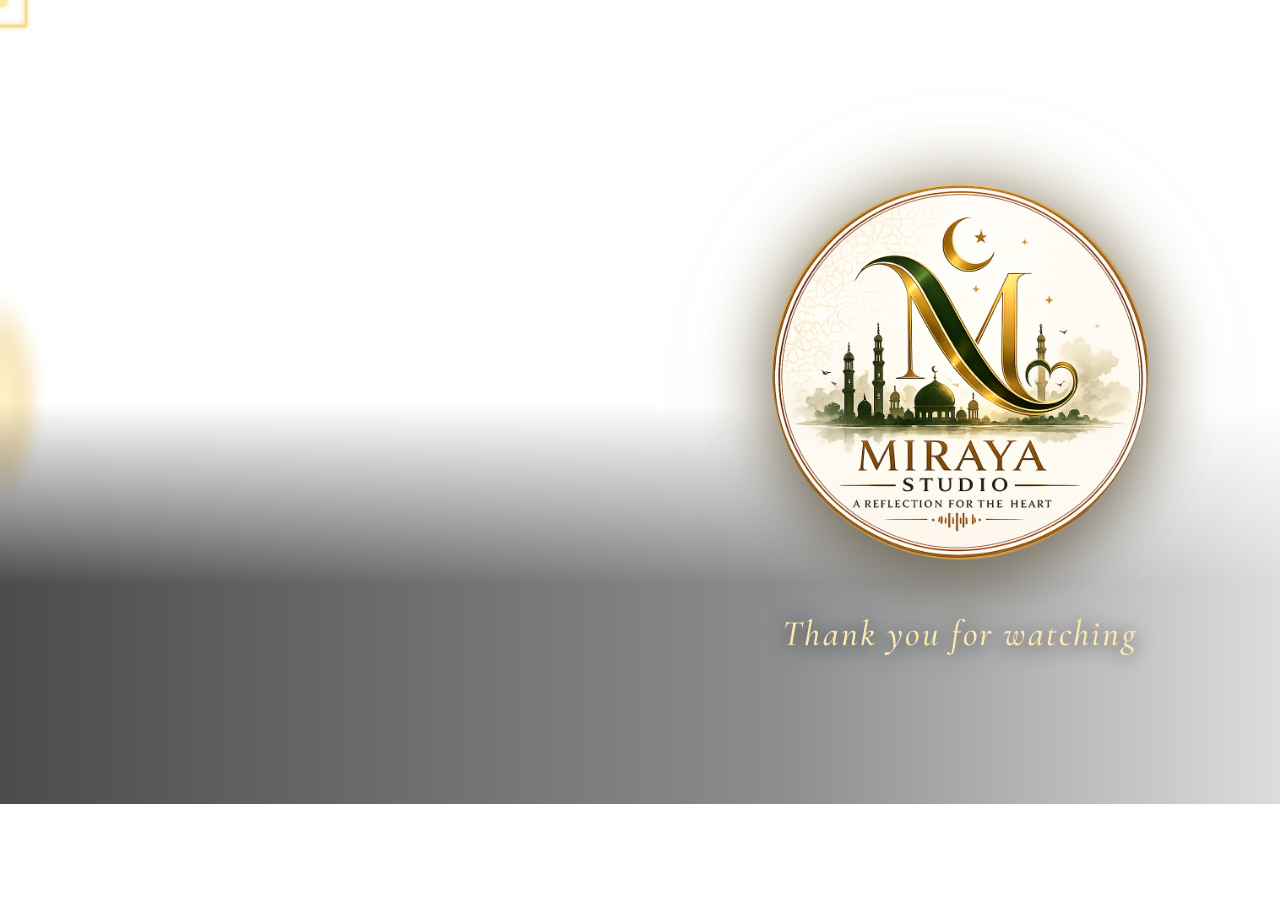
<file: niskaram-lyric-video/overlay/overlay.html>
<!doctype html>
<html lang="ml">
<head>
<meta charset="utf-8">
<title>Overlay renderer</title>
<style>
  @font-face { font-family: 'Anek Malayalam'; font-weight: 700; src: url('../fonts/anek-malayalam-malayalam-700-normal.woff2') format('woff2'); unicode-range: U+0D00-0D7F, U+200C-200D, U+25CC; }
  @font-face { font-family: 'Anek Malayalam'; font-weight: 800; src: url('../fonts/anek-malayalam-malayalam-800-normal.woff2') format('woff2'); unicode-range: U+0D00-0D7F, U+200C-200D, U+25CC; }
  @font-face { font-family: 'Anek Malayalam'; font-weight: 700; src: url('../fonts/anek-malayalam-latin-700-normal.woff2') format('woff2'); unicode-range: U+0000-00FF, U+0131, U+0152-0153, U+02BB-02BC, U+02C6, U+02DA, U+02DC, U+2000-206F, U+2074, U+20AC, U+2122, U+2191, U+2193, U+2212, U+2215, U+FEFF, U+FFFD; }
  @font-face { font-family: 'Anek Malayalam'; font-weight: 800; src: url('../fonts/anek-malayalam-latin-800-normal.woff2') format('woff2'); unicode-range: U+0000-00FF, U+0131, U+0152-0153, U+02BB-02BC, U+02C6, U+02DA, U+02DC, U+2000-206F, U+2074, U+20AC, U+2122, U+2191, U+2193, U+2212, U+2215, U+FEFF, U+FFFD; }
  @font-face { font-family: 'Uroob'; font-weight: 800; src: url('../fonts/uroob-regular-nodotcircle.woff2') format('woff2'); unicode-range: U+0020-007E, U+00A0, U+0D00-0D7F, U+200C-200D, U+2026; }
  @font-face { font-family: 'Uroob'; font-weight: 700; src: url('../fonts/uroob-regular-nodotcircle.woff2') format('woff2'); unicode-range: U+0020-007E, U+00A0, U+0D00-0D7F, U+200C-200D, U+2026; }
  @font-face { font-family: 'Noto Serif Malayalam'; font-weight: 800; src: url('../fonts/noto-serif-malayalam-malayalam-800-normal.woff2') format('woff2'); unicode-range: U+0D00-0D7F, U+200C-200D, U+25CC; }
  @font-face { font-family: 'Noto Naskh Arabic'; font-weight: 700; src: url('../fonts/noto-naskh-arabic-arabic-700-normal.woff2') format('woff2'); }
  @font-face { font-family: 'Amiri'; font-weight: 700; src: url('../fonts/amiri-arabic-700-normal.woff2') format('woff2'); }
  @font-face { font-family: 'Aref Ruqaa'; font-weight: 700; src: url('../fonts/aref-ruqaa-arabic-700-normal.woff2') format('woff2'); }
  @font-face { font-family: 'Cinzel'; font-weight: 400; src: url('../fonts/cinzel-latin-400-normal.woff2') format('woff2'); }
  @font-face { font-family: 'Cinzel'; font-weight: 600; src: url('../fonts/cinzel-latin-600-normal.woff2') format('woff2'); }
  @font-face { font-family: 'Cinzel'; font-weight: 700; src: url('../fonts/cinzel-latin-700-normal.woff2') format('woff2'); }
  @font-face { font-family: 'Cormorant Garamond'; font-weight: 500; font-style: italic; src: url('../fonts/cormorant-garamond-latin-500-italic.woff2') format('woff2'); }
  @font-face { font-family: 'Cormorant Garamond'; font-weight: 600; src: url('../fonts/cormorant-garamond-latin-600-normal.woff2') format('woff2'); }

  :root { --gold: #e3bd62; --gold-hi: #fbe9ae; --gold-lo: #b98a2b; --cream: #f6edd6; }
  html, body { margin: 0; background: transparent; }
  #stage { position: relative; width: 1920px; height: 804px; overflow: hidden; background: transparent; }
  .abs { position: absolute; }
  .hidden { opacity: 0; }

  /* ---------- opening / end credit cards ---------- */
  #cardShade { left: 0; top: 0; width: 1920px; height: 804px; opacity: 0;
    background: radial-gradient(ellipse 66% 60% at 50% 50%, rgba(3,5,8,.82) 0%, rgba(3,5,8,.58) 52%, rgba(3,5,8,0) 100%); }
  #credit { left: 0; top: 0; width: 1920px; height: 804px; }
  #credit .label { position: absolute; left: 0; width: 1920px; top: 292px; text-align: center;
    font: 700 34px 'Cinzel', serif; color: #f0c964; white-space: nowrap; text-transform: uppercase;
    filter: drop-shadow(0 2px 10px rgba(0,0,0,.9)); }
  #credit .rule { position: absolute; left: 960px; top: 354px; height: 3px; transform: translateX(-50%); width: 0;
    background: linear-gradient(90deg, rgba(227,189,98,0), var(--gold) 18%, var(--gold-hi) 50%, var(--gold) 82%, rgba(227,189,98,0));
    box-shadow: 0 0 16px rgba(227,189,98,.75); }
  #credit .dia { position: absolute; left: 960px; top: 355px; width: 14px; height: 14px; margin: -7px 0 0 -7px;
    background: var(--gold-hi); transform: rotate(45deg); box-shadow: 0 0 20px rgba(251,233,174,.95); }
  #credit .name { position: absolute; left: 0; width: 1920px; top: 382px; text-align: center; white-space: pre;
    font: 700 104px/1.25 'Cinzel', serif; color: #f6e9c7; text-transform: uppercase; }
  #credit .ch { display: inline-block; white-space: pre; will-change: transform, opacity, filter; }

  /* ---------- Arabic title ---------- */
  #title { left: 0; top: 0; width: 1920px; height: 804px; }
  #titleWrap { position: absolute; left: 960px; top: 402px; display: grid; direction: rtl; white-space: nowrap; transform: translate(-50%, -50%); }
  .tl { grid-area: 1 / 1; padding: 0 44px; font: 700 214px/2.05 'Aref Ruqaa', 'Noto Naskh Arabic', serif; color: transparent; }
  #titleShadow { text-shadow: 0 10px 30px rgba(0,0,0,.75), 0 2px 6px rgba(0,0,0,.6); }
  #titleGlow { text-shadow: 0 0 24px rgba(240,200,110,.55); }
  #titleText { background-image: linear-gradient(180deg, #fff8dc 0%, #f6dc8e 30%, #d9a843 62%, #f3d98a 100%);
    -webkit-background-clip: text; background-clip: text; }
  #titleSheen { background-image: linear-gradient(105deg, rgba(255,255,255,0) 35%, rgba(255,255,255,.95) 50%, rgba(255,255,255,0) 65%);
    background-size: 300% 100%; -webkit-background-clip: text; background-clip: text; mix-blend-mode: screen; }
  #pen { position: absolute; top: 250px; width: 120px; height: 300px; margin-left: -60px;
    background: radial-gradient(ellipse 50% 50% at 50% 50%, rgba(255,243,200,.95), rgba(240,200,110,.45) 40%, rgba(240,200,110,0) 72%); filter: blur(5px); }
  #lightLine { position: absolute; left: 960px; top: 401px; height: 3px; transform: translateX(-50%); width: 0;
    background: linear-gradient(90deg, rgba(255,240,190,0), #fff3c4 25%, #ffffff 50%, #fff3c4 75%, rgba(255,240,190,0));
    box-shadow: 0 0 22px 4px rgba(240,200,110,.7); }
  #orn { position: absolute; left: 0; top: 0; width: 1920px; height: 804px; }
  #particles { position: absolute; left: 0; top: 0; }

  /* ---------- lyric lower-third: ONE sung word (or a short two-word chunk) at a time + neon underline ---------- */
  #lt { left: 0; top: 0; width: 1920px; height: 804px; }
  #ltPlate { position: absolute; left: 0; bottom: 0; width: 1500px; height: 400px; transform-origin: 0 100%;
    background: linear-gradient(90deg, rgba(4,6,9,.72) 0%, rgba(4,6,9,.46) 52%, rgba(4,6,9,0) 100%);
    -webkit-mask-image: linear-gradient(0deg, #000 0%, #000 55%, transparent 100%); mask-image: linear-gradient(0deg, #000 0%, #000 55%, transparent 100%); }
  .cap { position: absolute; left: 134px; top: 0; height: 804px; display: none; }
  .cap .t { position: absolute; left: 0; bottom: 112px; white-space: nowrap; color: #fff; transform-origin: 0 80%;
    font: 800 var(--capSize, 112px)/1.22 var(--capFont, 'Uroob'), 'Anek Malayalam', sans-serif; will-change: transform, opacity, filter;
    font-synthesis: none; -webkit-text-stroke: var(--capStroke, 0px) currentColor; stroke-linejoin: round; }
  .cap .t.ar { font-family: 'Amiri', 'Noto Naskh Arabic', var(--capFont, 'Uroob'), serif; font-weight: 700; font-size: calc(var(--capSize, 112px) * 1.0); line-height: 1.3; -webkit-text-stroke: 0; }
  .cap .t .arw { display: inline-block; unicode-bidi: isolate; direction: rtl; font-family: 'Amiri', 'Noto Naskh Arabic', serif; font-weight: 700; font-size: 1.0em; line-height: 1; margin-right: .14em; -webkit-text-stroke: 0; }
  .cap .u { position: absolute; left: -8px; bottom: 96px; height: 8px; will-change: opacity; }
  /* neon tube: dark glass tube, a white-hot core that travels along it with a comet tail, and a wide amber bloom */
  .cap .u .track { position: absolute; inset: 0; border-radius: 5px; background: rgba(255,200,90,.14); box-shadow: 0 0 8px rgba(255,170,50,.28), inset 0 0 3px rgba(255,230,170,.25); }
  .cap .u .fill { position: absolute; left: 0; top: 0; bottom: 0; width: 0; border-radius: 5px;
    background: linear-gradient(90deg, rgba(255,150,30,.55) 0%, #ffb02e 22%, #ffd978 62%, #fff4cc 90%, #ffffff 100%);
    box-shadow: 0 0 3px #fff, 0 0 9px #ffe08a, 0 0 20px #ffb62e, 0 0 42px rgba(255,150,20,.8), 0 0 86px rgba(255,120,0,.5); }
  .cap .u .fill::after { content: ''; position: absolute; left: 0; right: 0; top: -8px; bottom: -8px; border-radius: 12px; background: linear-gradient(90deg, rgba(255,140,20,0), rgba(255,170,40,.9)); filter: blur(11px); opacity: .75; }
  .cap .u .head { position: absolute; top: 50%; width: 84px; height: 84px; margin: -42px 0 0 -42px; border-radius: 50%; left: 0;
    background: radial-gradient(circle, rgba(255,255,245,1) 0%, rgba(255,236,160,.85) 18%, rgba(255,176,46,.45) 42%, rgba(255,140,20,0) 72%); }
  .cap .u .head::before { content: ''; position: absolute; left: -90px; right: -90px; top: 50%; height: 3px; margin-top: -1.5px; border-radius: 2px;
    background: linear-gradient(90deg, rgba(255,230,160,0), rgba(255,250,225,.95) 50%, rgba(255,230,160,0)); filter: blur(.6px); }

  /* ---------- end credits ---------- */
  #endShade { left: 0; top: 0; width: 1920px; height: 804px; opacity: 0;
    background: linear-gradient(270deg, rgba(3,5,8,.82) 0%, rgba(3,5,8,.62) 32%, rgba(3,5,8,0) 62%); }
  .eItem { position: absolute; right: 150px; text-align: right; white-space: nowrap; }
  .eItem .l { font: 600 19px 'Cinzel', serif; letter-spacing: .5em; color: var(--gold); text-transform: uppercase; margin-right: -.5em; filter: drop-shadow(0 2px 6px rgba(0,0,0,.8)); }
  .eItem .n { font: 600 40px 'Cinzel', serif; letter-spacing: .14em; color: #f4ead0; margin-top: 8px; margin-right: -.14em; filter: drop-shadow(0 2px 10px rgba(0,0,0,.8)); }
  #endLogo { left: 960px; top: 372px; width: 380px; height: 380px; margin: -190px 0 0 -190px; }
  #endLogo img { width: 380px; height: 380px; display: block; filter: drop-shadow(0 0 40px rgba(227,189,98,.35)) drop-shadow(0 10px 30px rgba(0,0,0,.6)); }
  #thanks { left: 0; width: 1920px; top: 612px; text-align: center; font: italic 500 36px 'Cormorant Garamond', serif; letter-spacing: .06em; color: var(--gold-hi);
    filter: drop-shadow(0 2px 10px rgba(0,0,0,.85)); }
</style>
</head>
<body>
<div id="stage">
  <div id="cardShade" class="abs"></div>

  <div id="credit" class="abs">
    <div class="label"></div><div class="rule"></div><div class="dia"></div><div class="name"></div>
  </div>

  <div id="title" class="abs">
    <div id="lightLine"></div>
    <svg id="orn" viewBox="0 0 1920 804" xmlns="http://www.w3.org/2000/svg">
      <defs>
        <linearGradient id="gl" x1="0" x2="1" y1="0" y2="0">
          <stop offset="0" stop-color="#e3bd62" stop-opacity="0"/><stop offset=".5" stop-color="#fbe9ae"/><stop offset="1" stop-color="#e3bd62" stop-opacity="0"/>
        </linearGradient>
        <linearGradient id="glR" x1="1" x2="0" y1="0" y2="0">
          <stop offset="0" stop-color="#e3bd62" stop-opacity="0"/><stop offset=".5" stop-color="#fbe9ae"/><stop offset="1" stop-color="#e3bd62" stop-opacity="0"/>
        </linearGradient>
        <filter id="glow" x="-50%" y="-50%" width="200%" height="200%"><feGaussianBlur stdDeviation="3" result="b"/><feMerge><feMergeNode in="b"/><feMergeNode in="SourceGraphic"/></feMerge></filter>
      </defs>
      <g id="ornTop" filter="url(#glow)" fill="none" stroke="#f3d98a" stroke-width="2.4" stroke-linejoin="round">
        <rect id="sqA" x="-26" y="-26" width="52" height="52"/>
        <rect id="sqB" x="-26" y="-26" width="52" height="52"/>
        <circle id="cc" r="7" fill="#fbe9ae" stroke="none"/>
        <line id="lnL" x1="0" y1="0" x2="0" y2="0" stroke="url(#glR)"/>
        <line id="lnR" x1="0" y1="0" x2="0" y2="0" stroke="url(#gl)"/>
      </g>
      <g id="ornBottom" filter="url(#glow)" fill="none" stroke="#e3bd62" stroke-width="2">
        <line id="blL" stroke="url(#glR)"/><line id="blR" stroke="url(#gl)"/>
        <rect id="bd" x="-6" y="-6" width="12" height="12" fill="#fbe9ae" stroke="none"/>
      </g>
    </svg>
    <div id="titleWrap">
      <div class="tl" id="titleShadow"></div>
      <div class="tl" id="titleGlow"></div>
      <div class="tl" id="titleText"></div>
      <div class="tl" id="titleSheen"></div>
    </div>
    <div id="pen"></div>
    <canvas id="particles" width="1920" height="804"></canvas>
  </div>

  <div id="lt" class="abs">
    <div id="ltPlate"></div>
  </div>

  <div id="endShade" class="abs"></div>
  <div id="endItems" class="abs" style="left:0;top:0;width:1920px;height:804px"></div>
  <div id="endLogo" class="abs"><img id="endLogoImg" src="../inputs/logo_badge.png"></div>
  <div id="thanks" class="abs">Thank you for watching</div>
</div>
<script src="overlay.js"></script>
</body>
</html>
</file>
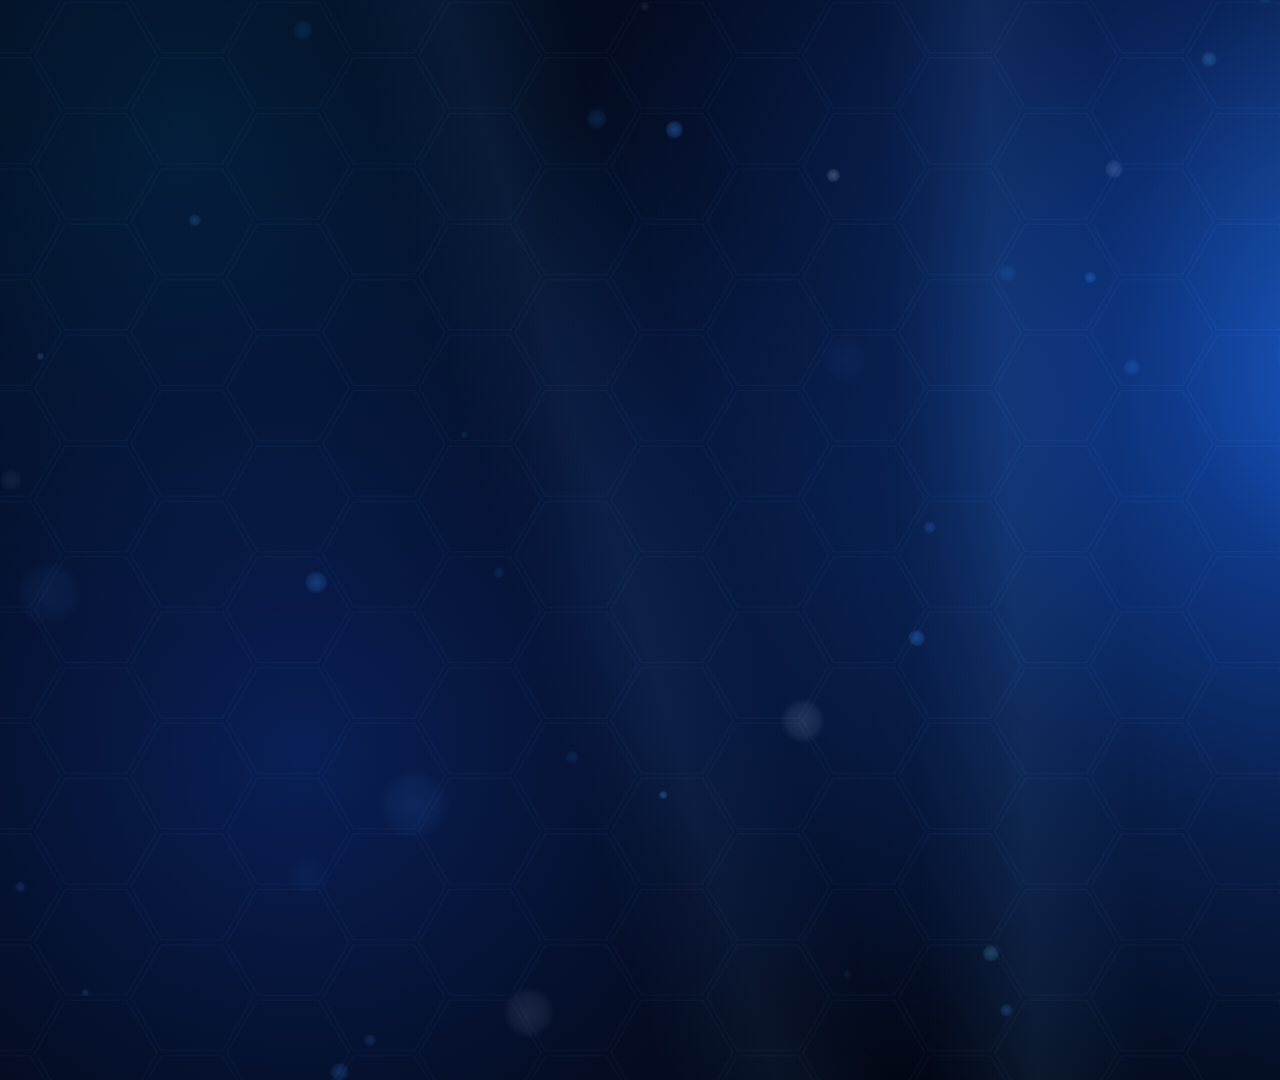
<file: scam-edit-v3/bg/bg.html>
<!doctype html><html><head><meta charset="utf-8"><style>html,body{margin:0;background:#000;overflow:hidden}canvas{display:block}</style></head>
<body><canvas id="c" width="1920" height="1080"></canvas>
<script>
const cv=document.getElementById('c'), g=cv.getContext('2d');
const W=1920,H=1080,LOOP=20, TAU=Math.PI*2;
let s=12345; const rnd=()=>{s=(s*1664525+1013904223)%4294967296;return s/4294967296;};
const P=[];                       // bokeh particles (periodic motion -> seamless loop)
for(let i=0;i<46;i++){const big=rnd()<0.28;P.push({x:rnd()*W,y:rnd()*(H+160),r:big?14+rnd()*30:3+rnd()*9,a:big?0.05+rnd()*0.08:0.10+rnd()*0.22,
  k:big?1:(rnd()<0.5?1:2),ph:rnd()*TAU,sw:10+rnd()*34,hue:rnd()<0.7?[70,160,255]:(rnd()<0.5?[120,225,255]:[255,255,255])});}
const HEX=64;                      // hex grid
function glow(cx,cy,r,col,a){const gr=g.createRadialGradient(cx,cy,0,cx,cy,r);gr.addColorStop(0,`rgba(${col},${a})`);gr.addColorStop(0.55,`rgba(${col},${a*0.35})`);gr.addColorStop(1,`rgba(${col},0)`);g.fillStyle=gr;g.fillRect(cx-r,cy-r,2*r,2*r);}
function hexPath(cx,cy,r){g.moveTo(cx+r,cy);for(let i=1;i<6;i++)g.lineTo(cx+r*Math.cos(i*TAU/6),cy+r*Math.sin(i*TAU/6));g.closePath();}
window.draw=function(i){
  const t=i/30, u=(t%LOOP)/LOOP;
  g.globalCompositeOperation='source-over';
  const bg=g.createLinearGradient(0,0,0,H);bg.addColorStop(0,'#030a1e');bg.addColorStop(1,'#020611');g.fillStyle=bg;g.fillRect(0,0,W,H);
  g.globalCompositeOperation='lighter';
  const pl=1+0.05*Math.sin(TAU*u*2);
  glow(1340,400,820*pl,'28,110,255',0.58);        // light behind the speaker (separates dark hair from the wall)
  glow(1560,250,420,'90,190,255',0.22);
  glow(300,760,700,'20,70,190',0.34);
  glow(180,120,520,'0,190,255',0.10);
  // slow light beams
  for(let b=0;b<3;b++){
    const ang=(-0.30+b*0.22)+0.035*Math.sin(TAU*(u*2+b/3));
    g.save();g.translate(420+b*560,-80);g.rotate(ang);
    const gr=g.createLinearGradient(-110,0,110,0);gr.addColorStop(0,'rgba(80,160,255,0)');gr.addColorStop(0.5,`rgba(110,185,255,${0.055+0.02*Math.sin(TAU*(u*2+b*0.33))})`);gr.addColorStop(1,'rgba(80,160,255,0)');
    g.fillStyle=gr;g.fillRect(-110,0,220,1400);g.restore();
  }
  // hex grid with a travelling highlight
  g.lineWidth=1.4;
  const dx=HEX*1.5, dy=HEX*Math.sqrt(3)/2;
  for(let col=-1;col<W/dx+2;col++){for(let row=-1;row<H/dy+2;row++){
    const cx=col*dx, cy=row*dy*2+(col%2?dy:0);
    const band=Math.sin(TAU*(u*2-(cx*0.55+cy*0.35)/2600));       // diagonal wave
    const a=0.030+0.060*Math.max(0,band)**3;
    g.strokeStyle=`rgba(110,190,255,${a})`;g.beginPath();hexPath(cx,cy,HEX-3);g.stroke();
  }}
  // bokeh
  for(const p of P){
    const yy=((p.y-(H+160)*p.k*u)%(H+160)+(H+160))%(H+160)-80;
    const xx=p.x+p.sw*Math.sin(TAU*(u*p.k+p.ph/TAU));
    const tw=0.75+0.25*Math.sin(TAU*(u*2*p.k+p.ph));
    const gr=g.createRadialGradient(xx,yy,0,xx,yy,p.r);gr.addColorStop(0,`rgba(${p.hue},${p.a*tw})`);gr.addColorStop(0.7,`rgba(${p.hue},${p.a*tw*0.55})`);gr.addColorStop(1,`rgba(${p.hue},0)`);
    g.fillStyle=gr;g.beginPath();g.arc(xx,yy,p.r,0,TAU);g.fill();
  }
  g.globalCompositeOperation='source-over';
};
window.draw(0);
</script></body></html>
</file>
<file: assets/styles.css>
/* MEGA BITE – styles. Light/dark via tokens; mobile-first. */
:root {
  --bg: #ffffff;
  --surface: #f5f7fb;
  --surface-2: #eaeef6;
  --text: #0f1729;
  --muted: #5b6477;
  --border: #dde2ee;
  --accent: #0b5fff;
  --accent-ink: #ffffff;
  --accent-soft: #e6eeff;
  --radius: 14px;
  --shadow: 0 1px 2px rgba(15, 23, 41, .06), 0 6px 18px rgba(15, 23, 41, .06);
  --font: system-ui, -apple-system, "Segoe UI", Roboto, "Noto Sans", "Noto Sans Malayalam", Arial, sans-serif;
}

@media (prefers-color-scheme: dark) {
  :root:not([data-theme="light"]) {
    --bg: #0b1020;
    --surface: #131a2e;
    --surface-2: #1b2440;
    --text: #e8ecf7;
    --muted: #9aa5c0;
    --border: #263052;
    --accent: #5b8cff;
    --accent-ink: #0b1020;
    --accent-soft: #1a2750;
    --shadow: 0 1px 2px rgba(0, 0, 0, .4), 0 6px 18px rgba(0, 0, 0, .35);
  }
}
:root[data-theme="dark"] {
  --bg: #0b1020;
  --surface: #131a2e;
  --surface-2: #1b2440;
  --text: #e8ecf7;
  --muted: #9aa5c0;
  --border: #263052;
  --accent: #5b8cff;
  --accent-ink: #0b1020;
  --accent-soft: #1a2750;
  --shadow: 0 1px 2px rgba(0, 0, 0, .4), 0 6px 18px rgba(0, 0, 0, .35);
}

*, *::before, *::after { box-sizing: border-box; }
html { -webkit-text-size-adjust: 100%; scroll-behavior: smooth; }
body {
  margin: 0;
  background: var(--bg);
  color: var(--text);
  font-family: var(--font);
  line-height: 1.6;
  min-height: 100vh;
  display: flex;
  flex-direction: column;
}
main { flex: 1 0 auto; }
img, svg { max-width: 100%; }
a { color: var(--accent); }
h1, h2, h3 { line-height: 1.2; margin: 0 0 .5em; letter-spacing: -.01em; }
h1 { font-size: clamp(1.9rem, 5vw, 3rem); }
h2 { font-size: 1.4rem; }
h3 { font-size: 1.1rem; }
p { margin: 0 0 1em; }
code { background: var(--surface-2); padding: .1em .35em; border-radius: 6px; font-size: .9em; }

.wrap { width: 100%; max-width: 1100px; margin: 0 auto; padding: 0 16px; }
.sr-only { position: absolute; width: 1px; height: 1px; overflow: hidden; clip: rect(0 0 0 0); white-space: nowrap; }
.skip { position: absolute; left: -999px; top: 8px; background: var(--accent); color: var(--accent-ink); padding: 8px 12px; border-radius: 8px; z-index: 100; }
.skip:focus { left: 8px; }
.muted { color: var(--muted); }
[hidden] { display: none !important; }

:focus-visible { outline: 3px solid var(--accent); outline-offset: 2px; border-radius: 6px; }

/* Header */
.site-header {
  position: sticky; top: 0; z-index: 20;
  background: color-mix(in srgb, var(--bg) 88%, transparent);
  backdrop-filter: blur(10px);
  border-bottom: 1px solid var(--border);
}
.bar { display: flex; align-items: center; gap: 16px; height: 60px; }
.brand { display: inline-flex; align-items: center; gap: 8px; text-decoration: none; color: var(--text); font-weight: 800; letter-spacing: .04em; }
.brand b { color: var(--accent); font-weight: 800; }
.brand-mark { width: 28px; height: 28px; color: var(--accent); }
.nav { display: flex; gap: 4px; margin-left: auto; }
.nav a { color: var(--muted); text-decoration: none; padding: 8px 12px; border-radius: 10px; font-weight: 600; font-size: .95rem; white-space: nowrap; }
.nav a:hover { background: var(--surface); color: var(--text); }
.nav a[aria-current="page"] { color: var(--accent); background: var(--accent-soft); }
.icon-btn { background: transparent; border: 1px solid var(--border); color: var(--text); width: 40px; height: 40px; border-radius: 10px; display: grid; place-items: center; cursor: pointer; }
.icon-btn:hover { background: var(--surface); }

/* Views */
main { padding-top: 28px; padding-bottom: 56px; }
.lead { color: var(--muted); font-size: 1.1rem; max-width: 60ch; }

/* Hero */
.hero { padding: 20px 0 24px; }
.eyebrow { color: var(--accent); font-weight: 700; text-transform: uppercase; letter-spacing: .12em; font-size: .8rem; margin-bottom: .6em; }
.accent { color: var(--accent); }
.search input {
  width: 100%; max-width: 520px; padding: 14px 16px; font: inherit;
  color: var(--text); background: var(--surface); border: 1px solid var(--border); border-radius: 12px;
}
.search input::placeholder { color: var(--muted); }

.demo-note { background: var(--accent-soft); border: 1px solid var(--border); padding: 10px 14px; border-radius: 10px; font-size: .9rem; margin-bottom: 20px; }

/* Chips */
.chips { display: flex; flex-wrap: wrap; gap: 8px; margin-bottom: 20px; }
.chip { font: inherit; font-size: .9rem; font-weight: 600; cursor: pointer; padding: 7px 14px; border-radius: 999px; border: 1px solid var(--border); background: var(--bg); color: var(--text); }
.chip:hover { background: var(--surface); }
.chip[aria-pressed="true"] { background: var(--accent); border-color: var(--accent); color: var(--accent-ink); }

/* Cards */
.grid { display: grid; gap: 16px; grid-template-columns: 1fr; }
@media (min-width: 640px) { .grid { grid-template-columns: repeat(2, 1fr); } }
@media (min-width: 960px) { .grid { grid-template-columns: repeat(3, 1fr); } }

.card {
  display: flex; flex-direction: column; gap: 8px; padding: 18px;
  background: var(--surface); border: 1px solid var(--border); border-radius: var(--radius);
  text-decoration: none; color: inherit; transition: transform .15s ease, box-shadow .15s ease;
}
a.card:hover, button.card:hover { transform: translateY(-2px); box-shadow: var(--shadow); }
.card h3 { margin: 0; }
.card p { margin: 0; color: var(--muted); font-size: .95rem; }
.meta { display: flex; flex-wrap: wrap; gap: 8px; align-items: center; color: var(--muted); font-size: .8rem; }
.tag { background: var(--accent-soft); color: var(--accent); font-weight: 700; padding: 2px 10px; border-radius: 999px; font-size: .75rem; }

.featured {
  display: block; margin-bottom: 16px; padding: clamp(20px, 4vw, 36px);
  /* Fixed deep gradient in both themes so white text keeps strong contrast. */
  background: linear-gradient(135deg, #0b4fe0, #5b2fd6);
  color: #fff; border-radius: calc(var(--radius) + 4px); text-decoration: none;
}
.featured:hover { box-shadow: var(--shadow); }
.featured h2 { font-size: clamp(1.4rem, 3.6vw, 2.1rem); margin: .4em 0; }
.featured p { color: rgba(255, 255, 255, .88); max-width: 62ch; }
.featured .tag { background: rgba(255, 255, 255, .22); color: #fff; }
.featured .meta { color: rgba(255, 255, 255, .8); }

button.card { font: inherit; text-align: left; cursor: pointer; width: 100%; }
.tools .card .icon { font-size: 1.6rem; line-height: 1; }

.empty { color: var(--muted); text-align: center; padding: 40px 0; }

/* Article / prose */
.prose { max-width: 720px; }
.prose h1 { margin-bottom: .3em; }
.prose p, .prose li { font-size: 1.05rem; }
.prose ul { padding-left: 1.2em; }
.back { display: inline-block; margin-bottom: 16px; text-decoration: none; font-weight: 600; }
.article-meta { margin-bottom: 24px; }

/* Footer */
.site-footer { border-top: 1px solid var(--border); background: var(--surface); padding: 28px 0; }
.site-footer p { margin: 0 0 4px; }

@media (max-width: 480px) {
  .bar { gap: 8px; }
  .nav a { padding: 8px 8px; font-size: .88rem; }
  .brand span { font-size: .9rem; }
  .brand-mark { width: 24px; height: 24px; }
}
@media (max-width: 360px) {
  .bar { gap: 4px; }
  .nav { margin-left: auto; }
  .nav a { padding: 8px 5px; font-size: .82rem; }
  .brand { gap: 6px; }
  .icon-btn { flex: none; width: 36px; height: 36px; }
}

@media (prefers-reduced-motion: reduce) {
  html { scroll-behavior: auto; }
  .card { transition: none; }
}
</file>
